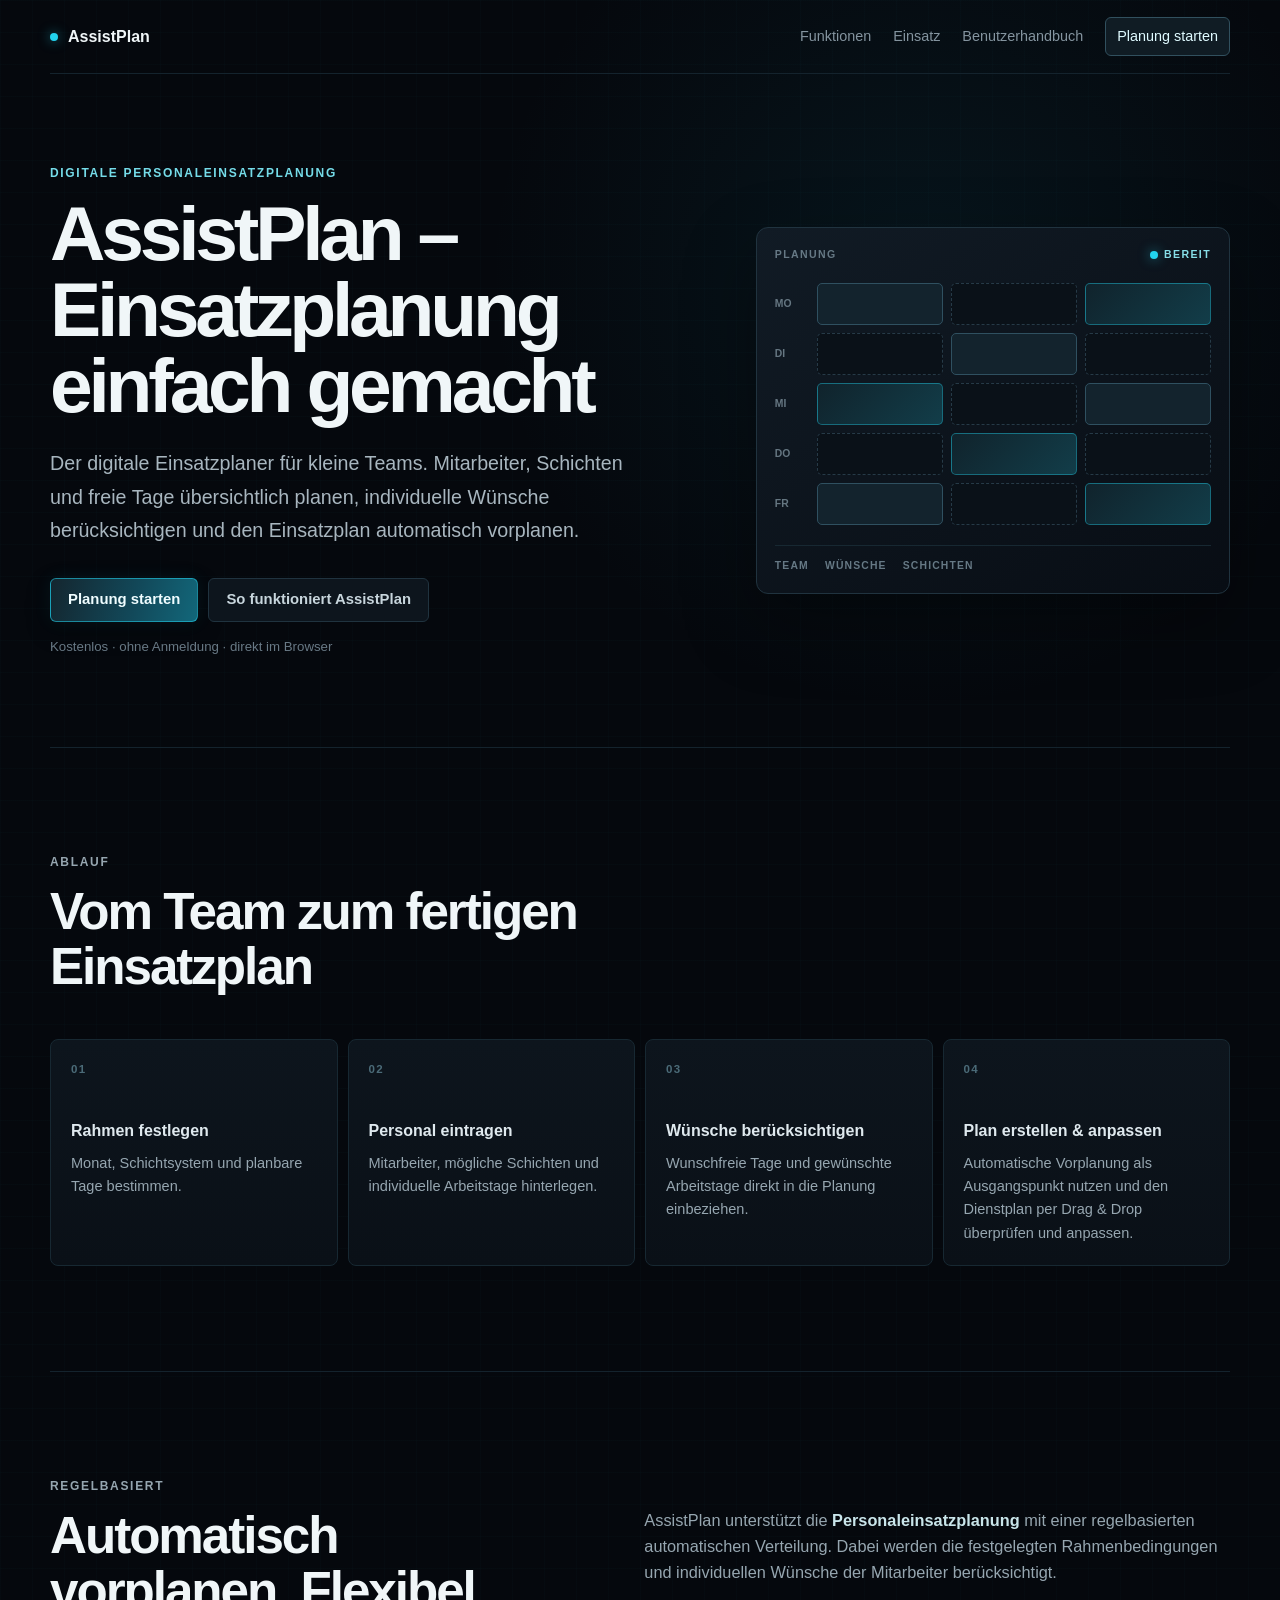
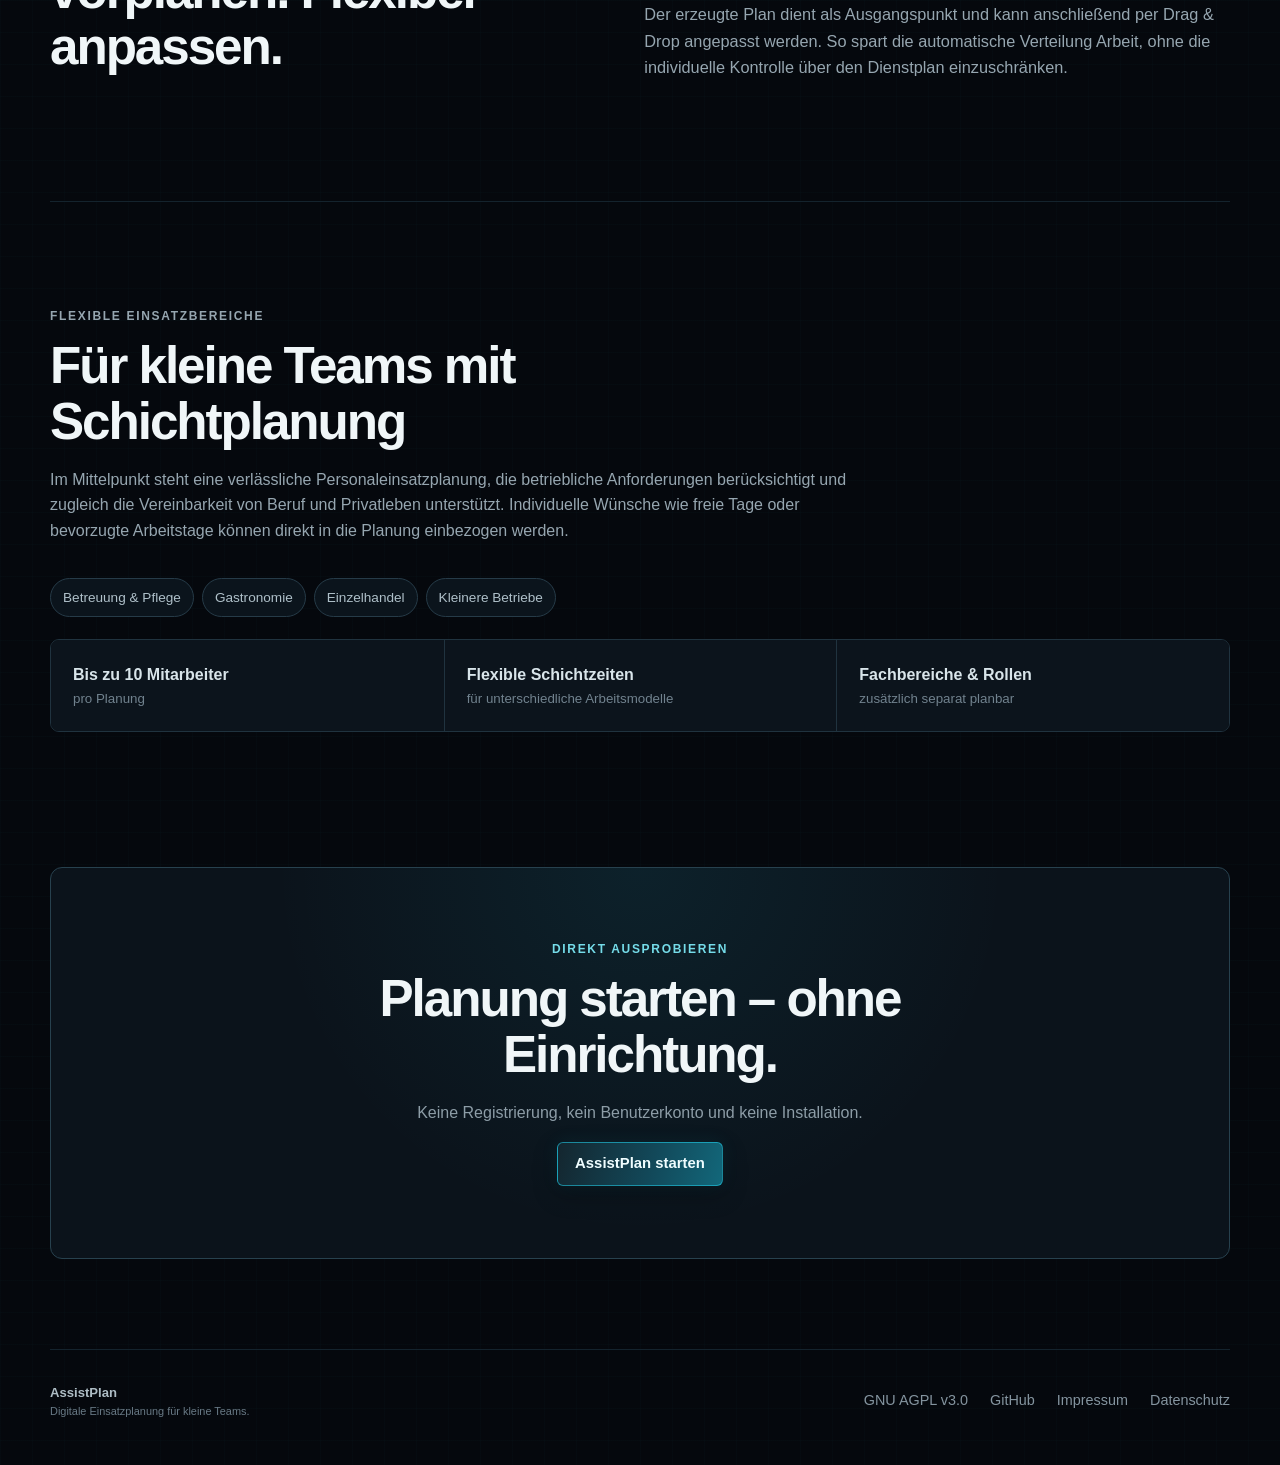
<file: index.html>
<!doctype html>
<html lang="de">
<head>
<meta charset="utf-8">
<meta name="viewport" content="width=device-width,initial-scale=1">
<title>AssistPlan – Einsatzplanung für kleine Teams</title>
<meta name="description" content="AssistPlan ist ein digitaler Einsatzplaner für kleine Teams. Mitarbeiter, Schichten und freie Tage planen, Wünsche berücksichtigen und den Einsatzplan automatisch vorplanen.">
<meta name="robots" content="index,follow">
<link rel="canonical" href="https://assistplan.de/">
<meta property="og:type" content="website">
<meta property="og:locale" content="de_DE">
<meta property="og:title" content="AssistPlan – Einsatzplanung für kleine Teams">
<meta property="og:description" content="Mitarbeiter, Schichten und freie Tage übersichtlich planen, individuelle Wünsche berücksichtigen und den Einsatzplan automatisch vorplanen.">
<meta property="og:url" content="https://assistplan.de/">
<link rel="stylesheet" href="landing.css">
<script type="application/ld+json">
{"@context":"https://schema.org","@type":"SoftwareApplication","name":"AssistPlan","url":"https://assistplan.de/","applicationCategory":"BusinessApplication","operatingSystem":"Web Browser","description":"Digitaler Einsatzplaner für kleine Teams mit regelbasierter automatischer Vorplanung und manueller Anpassung per Drag & Drop.","isAccessibleForFree":true}
</script>
</head>
<body>
<header class="header">
  <a class="brand" href="/"><i></i>AssistPlan</a>
  <nav><a href="#funktionen">Funktionen</a><a href="#einsatz">Einsatz</a><a href="/planung/benutzerhandbuch/">Benutzerhandbuch</a><a class="navcta" href="/planung/">Planung starten</a></nav>
</header>

<main>
<section class="hero">
  <div>
    <p class="eyebrow">Digitale Personaleinsatzplanung</p>
    <h1>AssistPlan – Einsatzplanung einfach gemacht</h1>
    <p class="lead">Der digitale Einsatzplaner für kleine Teams. Mitarbeiter, Schichten und freie Tage übersichtlich planen, individuelle Wünsche berücksichtigen und den Einsatzplan automatisch vorplanen.</p>
    <div class="actions"><a class="btn primary" href="/planung/">Planung starten</a><a class="btn secondary" href="#funktionen">So funktioniert AssistPlan</a></div>
    <p class="note">Kostenlos · ohne Anmeldung · direkt im Browser</p>
  </div>
  <div class="preview" aria-label="Abstrakte Vorschau einer Einsatzplanung">
    <div class="preview-head"><span>PLANUNG</span><span class="ready"><i></i>BEREIT</span></div>
    <div class="grid" aria-hidden="true">
      <b>MO</b><span class="on"></span><span></span><span class="cyan"></span>
      <b>DI</b><span></span><span class="on"></span><span></span>
      <b>MI</b><span class="cyan"></span><span></span><span class="on"></span>
      <b>DO</b><span></span><span class="cyan"></span><span></span>
      <b>FR</b><span class="on"></span><span></span><span class="cyan"></span>
    </div>
    <div class="preview-foot">TEAM &nbsp;&nbsp; WÜNSCHE &nbsp;&nbsp; SCHICHTEN</div>
  </div>
</section>

<section class="section" id="funktionen">
  <p class="eyebrow">Ablauf</p><h2>Vom Team zum fertigen Einsatzplan</h2>
  <div class="steps">
    <article><em>01</em><h3>Rahmen festlegen</h3><p>Monat, Schichtsystem und planbare Tage bestimmen.</p></article>
    <article><em>02</em><h3>Personal eintragen</h3><p>Mitarbeiter, mögliche Schichten und individuelle Arbeitstage hinterlegen.</p></article>
    <article><em>03</em><h3>Wünsche berücksichtigen</h3><p>Wunschfreie Tage und gewünschte Arbeitstage direkt in die Planung einbeziehen.</p></article>
    <article><em>04</em><h3>Plan erstellen &amp; anpassen</h3><p>Automatische Vorplanung als Ausgangspunkt nutzen und den Dienstplan per Drag &amp; Drop überprüfen und anpassen.</p></article>
  </div>
</section>

<section class="section split">
  <div><p class="eyebrow">Regelbasiert</p><h2>Automatisch vorplanen. Flexibel anpassen.</h2></div>
  <div class="copy"><p>AssistPlan unterstützt die <strong>Personaleinsatzplanung</strong> mit einer regelbasierten automatischen Verteilung. Dabei werden die festgelegten Rahmenbedingungen und individuellen Wünsche der Mitarbeiter berücksichtigt.</p><p>Der erzeugte Plan dient als Ausgangspunkt und kann anschließend per Drag &amp; Drop angepasst werden. So spart die automatische Verteilung Arbeit, ohne die individuelle Kontrolle über den Dienstplan einzuschränken.</p></div>
</section>

<section class="section" id="einsatz">
  <p class="eyebrow">Flexible Einsatzbereiche</p><h2>Für kleine Teams mit Schichtplanung</h2>
  <p class="wide">Im Mittelpunkt steht eine verlässliche Personaleinsatzplanung, die betriebliche Anforderungen berücksichtigt und zugleich die Vereinbarkeit von Beruf und Privatleben unterstützt. Individuelle Wünsche wie freie Tage oder bevorzugte Arbeitstage können direkt in die Planung einbezogen werden.</p>
  <div class="chips"><span>Betreuung &amp; Pflege</span><span>Gastronomie</span><span>Einzelhandel</span><span>Kleinere Betriebe</span></div>
  <div class="facts"><div><strong>Bis zu 10 Mitarbeiter</strong><small>pro Planung</small></div><div><strong>Flexible Schichtzeiten</strong><small>für unterschiedliche Arbeitsmodelle</small></div><div><strong>Fachbereiche & Rollen</strong><small>zusätzlich separat planbar</small></div></div>
</section>

<section class="final">
  <p class="eyebrow">Direkt ausprobieren</p><h2>Planung starten – ohne Einrichtung.</h2>
  <p>Keine Registrierung, kein Benutzerkonto und keine Installation.</p>
  <a class="btn primary" href="/planung/">AssistPlan starten</a>
</section>
</main>

<div id="planning-device-notice" class="planning-device-notice" hidden>
  <section class="planning-device-dialog" role="dialog" aria-modal="true" aria-labelledby="planning-device-title" aria-describedby="planning-device-text">
    <button type="button" id="planning-device-close" class="planning-device-close" aria-label="Nutzungshinweis schließen">×</button>
    <h2 id="planning-device-title">Hinweis zur Nutzung</h2>
    <p id="planning-device-text">AssistPlan unterstützt aktuell Google Chrome und Microsoft Edge auf Desktop-Geräten. Smartphones und Tablets werden derzeit nicht unterstützt.</p>
  </section>
</div>

<footer>
  <div><strong>AssistPlan</strong><small>Digitale Einsatzplanung für kleine Teams.</small></div>
  <nav><a href="https://github.com/dubposse/assistplan/blob/main/LICENSE" target="_blank" rel="noopener noreferrer">GNU AGPL v3.0</a><a href="https://github.com/dubposse/assistplan" target="_blank" rel="noopener noreferrer">GitHub</a><a href="/impressum/">Impressum</a><a href="/datenschutz/">Datenschutz</a></nav>
</footer>
<script>
  const planningLinks = document.querySelectorAll('a[href="/planung/"]');
  const planningDeviceNotice = document.getElementById('planning-device-notice');

  planningLinks.forEach((link) => {
    link.addEventListener('click', (event) => {
      if (window.matchMedia('(max-width: 1100px)').matches) {
        event.preventDefault();
        planningDeviceNotice.hidden = false;
        document.getElementById('planning-device-close').focus();
      }
    });
  });

  const closePlanningDeviceNotice = () => {
    planningDeviceNotice.hidden = true;
  };

  document.getElementById('planning-device-close').addEventListener('click', closePlanningDeviceNotice);
  planningDeviceNotice.addEventListener('click', (event) => {
    if (event.target === planningDeviceNotice) {
      closePlanningDeviceNotice();
    }
  });
  document.addEventListener('keydown', (event) => {
    if (event.key === 'Escape' && !planningDeviceNotice.hidden) {
      closePlanningDeviceNotice();
    }
  });
</script>
</body></html>
</file>
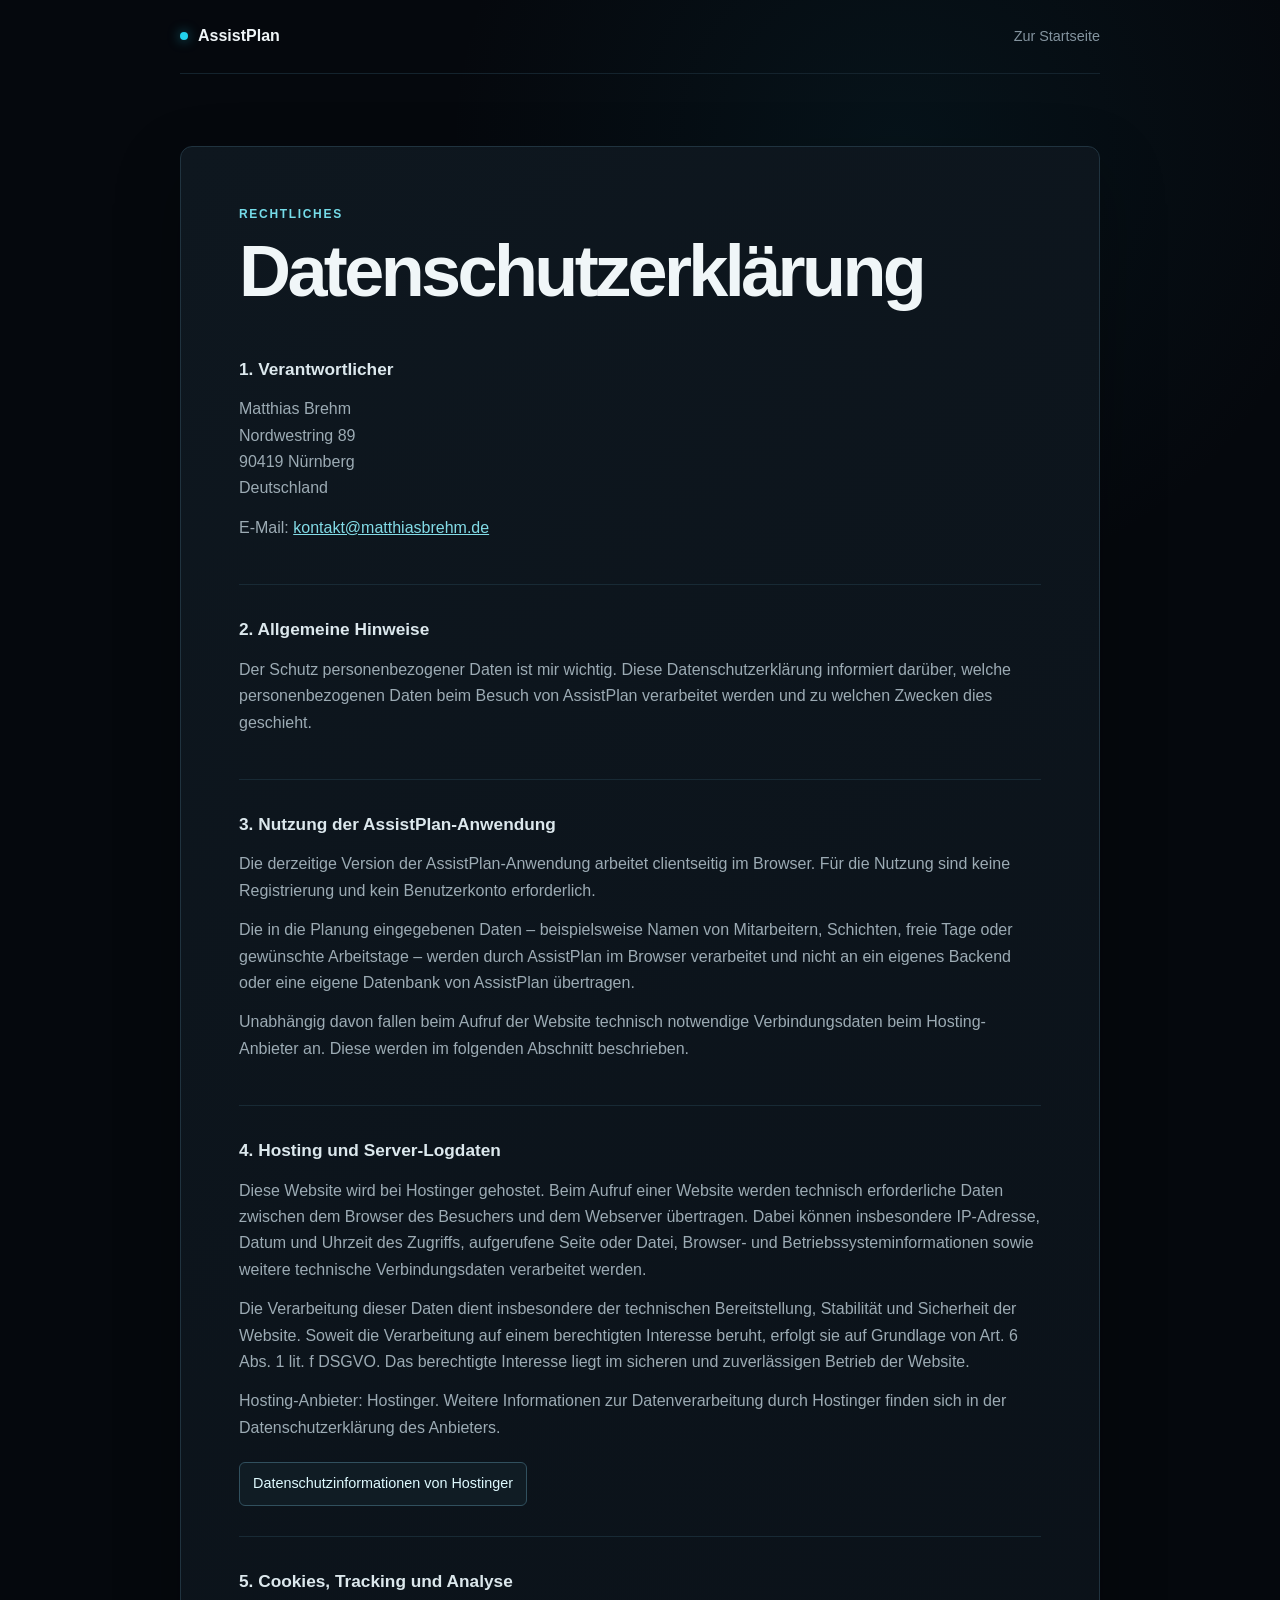
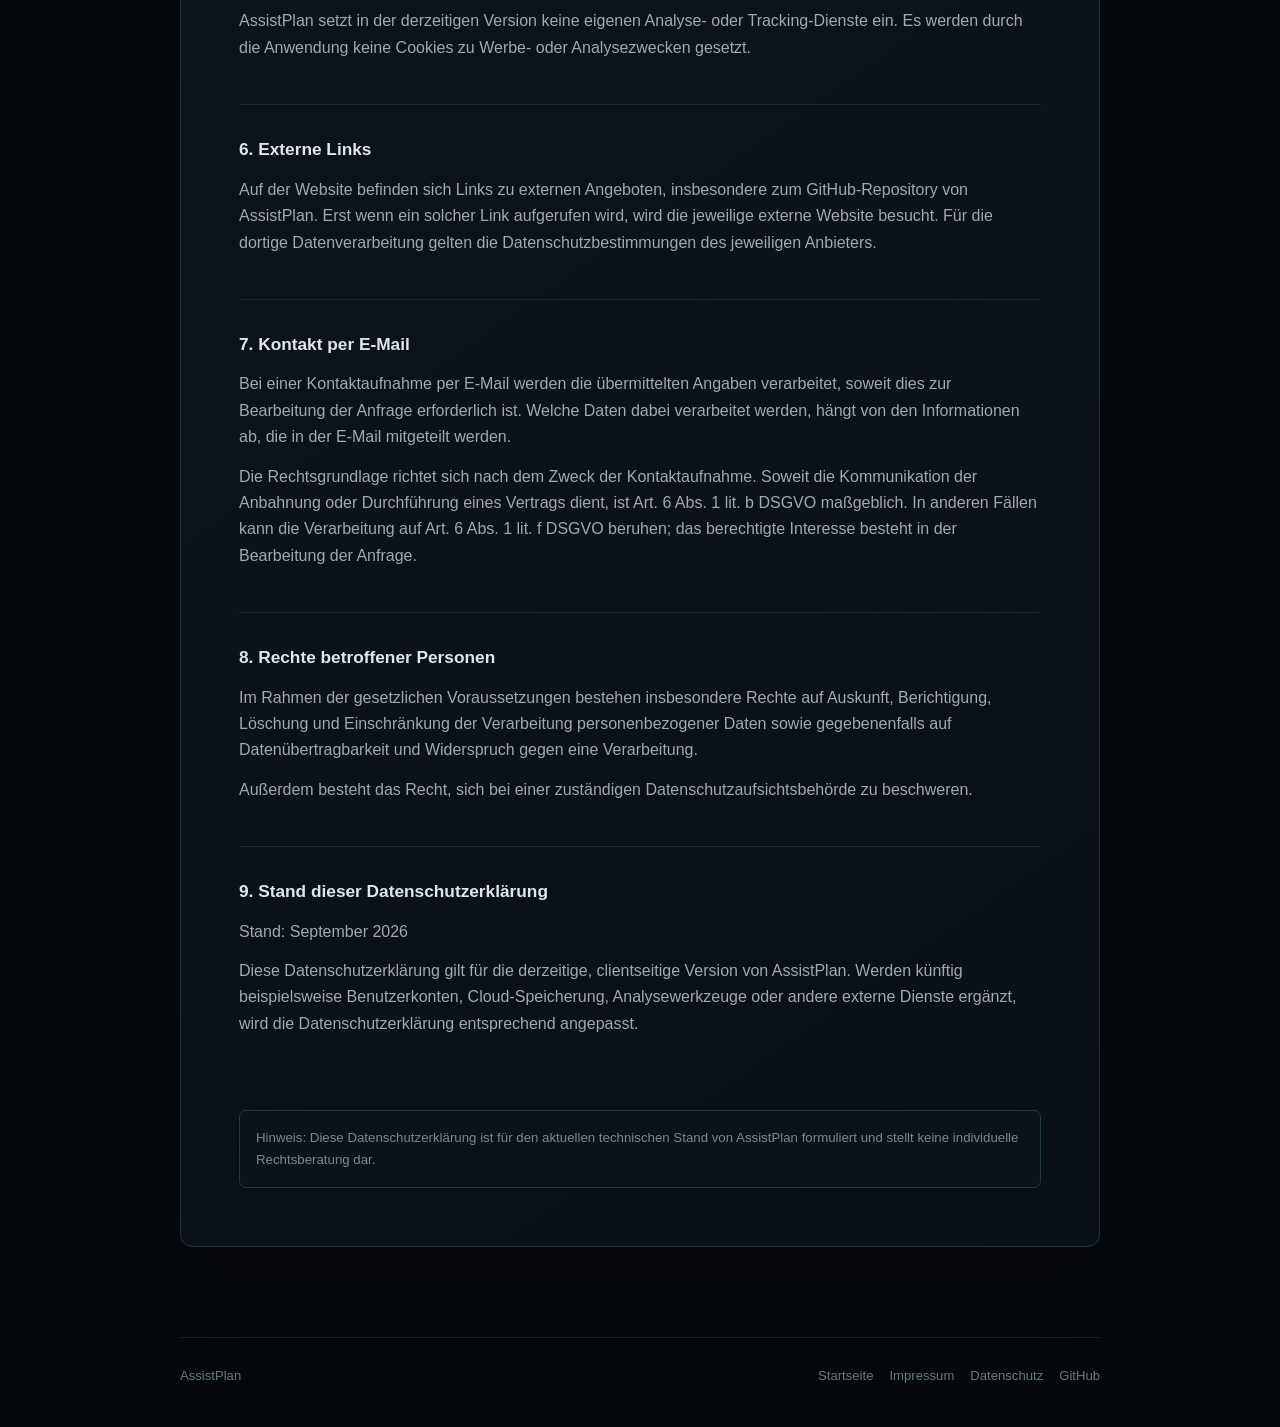
<file: datenschutz/index.html>
<!doctype html>
<html lang="de">
<head>
<meta charset="utf-8">
<meta name="viewport" content="width=device-width,initial-scale=1">
<meta name="robots" content="noindex,follow">
<title>Datenschutz | AssistPlan</title>
<meta name="description" content="Datenschutzerklärung von AssistPlan.">
<link rel="stylesheet" href="datenschutz.css">
</head>
<body>
<header>
  <a class="brand" href="/"><i></i>AssistPlan</a> 
  <a href="/">Zur Startseite</a>
</header>

<main>
<article>
<p class="eyebrow">Rechtliches</p>
<h1>Datenschutzerklärung</h1>

<section>
<h2>1. Verantwortlicher</h2>
<address>
Matthias Brehm<br>
Nordwestring 89<br>
90419 Nürnberg<br>
Deutschland
</address>
<p>E-Mail: <a href="mailto:kontakt@matthiasbrehm.de">kontakt@matthiasbrehm.de</a></p>
</section>

<section>
<h2>2. Allgemeine Hinweise</h2>
<p>Der Schutz personenbezogener Daten ist mir wichtig. Diese Datenschutzerklärung informiert darüber, welche personenbezogenen Daten beim Besuch von AssistPlan verarbeitet werden und zu welchen Zwecken dies geschieht.</p>
</section>

<section>
<h2>3. Nutzung der AssistPlan-Anwendung</h2>
<p>Die derzeitige Version der AssistPlan-Anwendung arbeitet clientseitig im Browser. Für die Nutzung sind keine Registrierung und kein Benutzerkonto erforderlich.</p>
<p>Die in die Planung eingegebenen Daten – beispielsweise Namen von Mitarbeitern, Schichten, freie Tage oder gewünschte Arbeitstage – werden durch AssistPlan im Browser verarbeitet und nicht an ein eigenes Backend oder eine eigene Datenbank von AssistPlan übertragen.</p>
<p>Unabhängig davon fallen beim Aufruf der Website technisch notwendige Verbindungsdaten beim Hosting-Anbieter an. Diese werden im folgenden Abschnitt beschrieben.</p>
</section>

<section>
<h2>4. Hosting und Server-Logdaten</h2>
<p>Diese Website wird bei Hostinger gehostet. Beim Aufruf einer Website werden technisch erforderliche Daten zwischen dem Browser des Besuchers und dem Webserver übertragen. Dabei können insbesondere IP-Adresse, Datum und Uhrzeit des Zugriffs, aufgerufene Seite oder Datei, Browser- und Betriebssysteminformationen sowie weitere technische Verbindungsdaten verarbeitet werden.</p>
<p>Die Verarbeitung dieser Daten dient insbesondere der technischen Bereitstellung, Stabilität und Sicherheit der Website. Soweit die Verarbeitung auf einem berechtigten Interesse beruht, erfolgt sie auf Grundlage von Art. 6 Abs. 1 lit. f DSGVO. Das berechtigte Interesse liegt im sicheren und zuverlässigen Betrieb der Website.</p>
<p>Hosting-Anbieter: Hostinger. Weitere Informationen zur Datenverarbeitung durch Hostinger finden sich in der Datenschutzerklärung des Anbieters.</p>
<a class="external" href="https://www.hostinger.com/de/legal/datenschutz-bestimmungen" target="_blank" rel="noopener noreferrer">Datenschutzinformationen von Hostinger</a>
</section>

<section>
<h2>5. Cookies, Tracking und Analyse</h2>
<p>AssistPlan setzt in der derzeitigen Version keine eigenen Analyse- oder Tracking-Dienste ein. Es werden durch die Anwendung keine Cookies zu Werbe- oder Analysezwecken gesetzt.</p>
</section>

<section>
<h2>6. Externe Links</h2>
<p>Auf der Website befinden sich Links zu externen Angeboten, insbesondere zum GitHub-Repository von AssistPlan. Erst wenn ein solcher Link aufgerufen wird, wird die jeweilige externe Website besucht. Für die dortige Datenverarbeitung gelten die Datenschutzbestimmungen des jeweiligen Anbieters.</p>
</section>

<section>
<h2>7. Kontakt per E-Mail</h2>
<p>Bei einer Kontaktaufnahme per E-Mail werden die übermittelten Angaben verarbeitet, soweit dies zur Bearbeitung der Anfrage erforderlich ist. Welche Daten dabei verarbeitet werden, hängt von den Informationen ab, die in der E-Mail mitgeteilt werden.</p>
<p>Die Rechtsgrundlage richtet sich nach dem Zweck der Kontaktaufnahme. Soweit die Kommunikation der Anbahnung oder Durchführung eines Vertrags dient, ist Art. 6 Abs. 1 lit. b DSGVO maßgeblich. In anderen Fällen kann die Verarbeitung auf Art. 6 Abs. 1 lit. f DSGVO beruhen; das berechtigte Interesse besteht in der Bearbeitung der Anfrage.</p>
</section>

<section>
<h2>8. Rechte betroffener Personen</h2>
<p>Im Rahmen der gesetzlichen Voraussetzungen bestehen insbesondere Rechte auf Auskunft, Berichtigung, Löschung und Einschränkung der Verarbeitung personenbezogener Daten sowie gegebenenfalls auf Datenübertragbarkeit und Widerspruch gegen eine Verarbeitung.</p>
<p>Außerdem besteht das Recht, sich bei einer zuständigen Datenschutzaufsichtsbehörde zu beschweren.</p>
</section>

<section>
<h2>9. Stand dieser Datenschutzerklärung</h2>
<p>Stand: September 2026</p>
<p>Diese Datenschutzerklärung gilt für die derzeitige, clientseitige Version von AssistPlan. Werden künftig beispielsweise Benutzerkonten, Cloud-Speicherung, Analysewerkzeuge oder andere externe Dienste ergänzt, wird die Datenschutzerklärung entsprechend angepasst.</p>
</section>

<p class="notice">Hinweis: Diese Datenschutzerklärung ist für den aktuellen technischen Stand von AssistPlan formuliert und stellt keine individuelle Rechtsberatung dar.</p>
</article>
</main>

<footer><span>AssistPlan</span><nav><a href="/">Startseite</a><a href="/impressum/">Impressum</a><a href="/datenschutz/">Datenschutz</a><a href="https://github.com/dubposse/assistplan" target="_blank" rel="noopener noreferrer">GitHub</a></nav></footer>
</body>
</html>
</file>
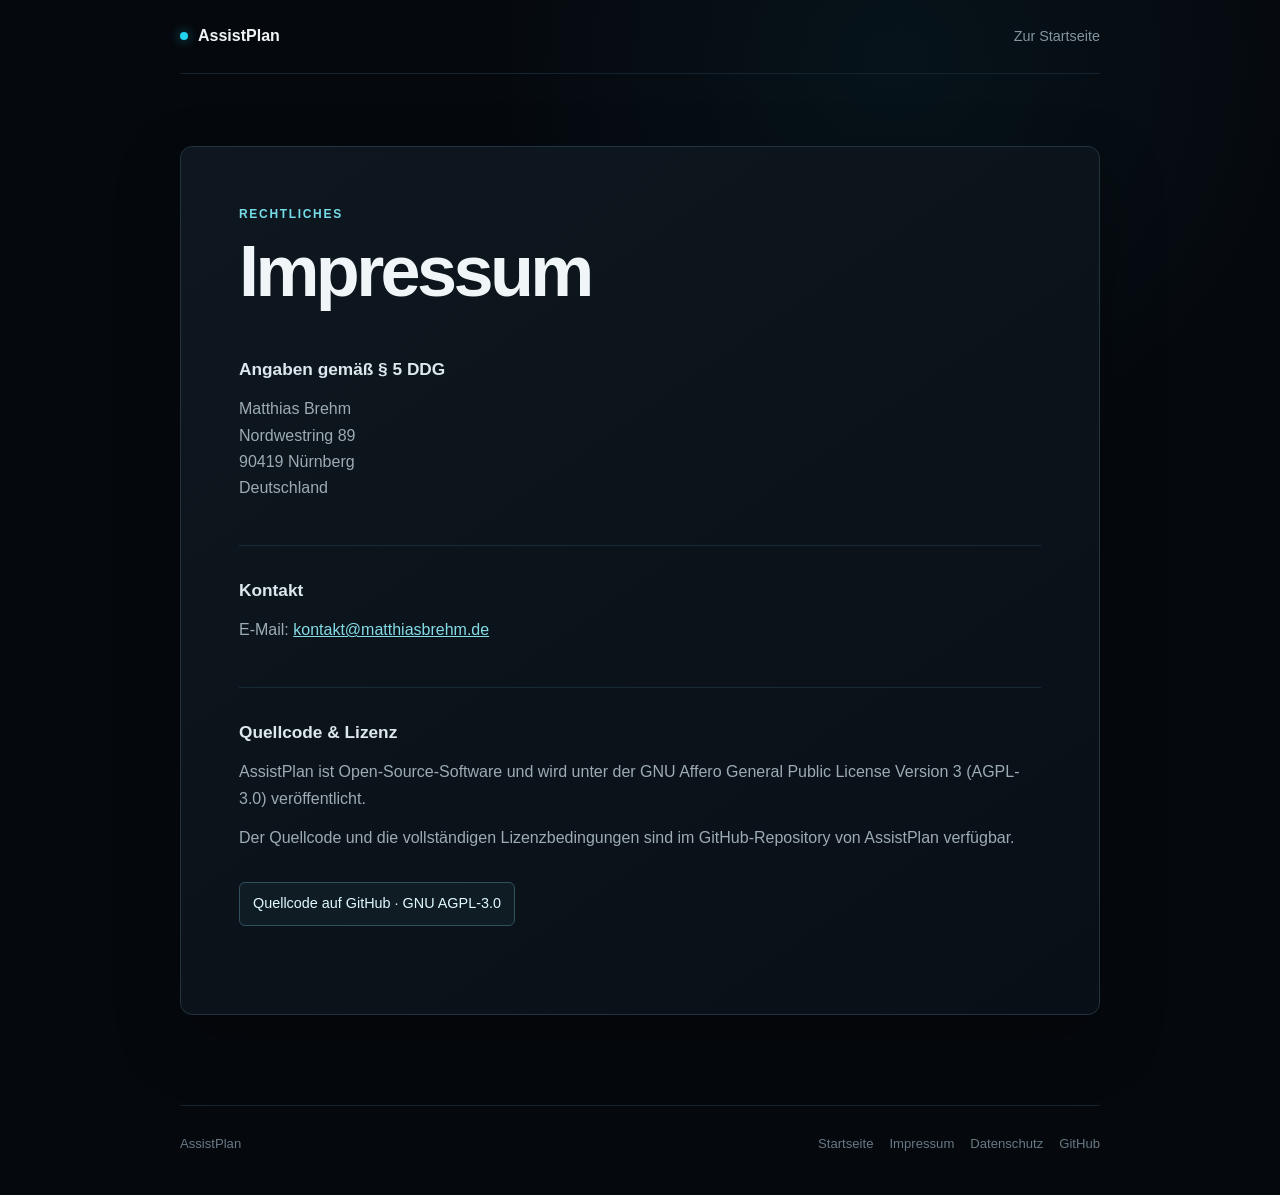
<file: impressum/index.html>
<!doctype html><html lang="de"><head><meta charset="utf-8"><meta name="viewport" content="width=device-width,initial-scale=1"><meta name="robots" content="noindex,follow"><title>Impressum | AssistPlan</title><link rel="stylesheet" href="impressum.css"></head><body><header><a class="brand" href="/"><i></i>AssistPlan</a><a href="/">Zur Startseite</a></header><main><article><p class="eyebrow">Rechtliches</p><h1>Impressum</h1><section><h2>Angaben gemäß § 5 DDG</h2><address>Matthias Brehm<br>Nordwestring 89<br>90419 Nürnberg<br>Deutschland</address></section><section><h2>Kontakt</h2><p>E-Mail: <a href="mailto:kontakt@matthiasbrehm.de">kontakt@matthiasbrehm.de</a></p></section><section><h2>Quellcode &amp; Lizenz</h2><p>AssistPlan ist Open-Source-Software und wird unter der GNU Affero General Public License Version 3 (AGPL-3.0) veröffentlicht.</p><p>Der Quellcode und die vollständigen Lizenzbedingungen sind im GitHub-Repository von AssistPlan verfügbar.</p><a class="repo" href="https://github.com/dubposse/assistplan/blob/main/LICENSE" target="_blank" rel="noopener noreferrer">Quellcode auf GitHub · GNU AGPL-3.0</a></section></article></main><footer><span>AssistPlan</span><nav><a href="/">Startseite</a><a href="/impressum/">Impressum</a><a href="/datenschutz/">Datenschutz</a><a href="https://github.com/dubposse/assistplan" target="_blank" rel="noopener noreferrer">GitHub</a></nav></footer></body></html>
</file>
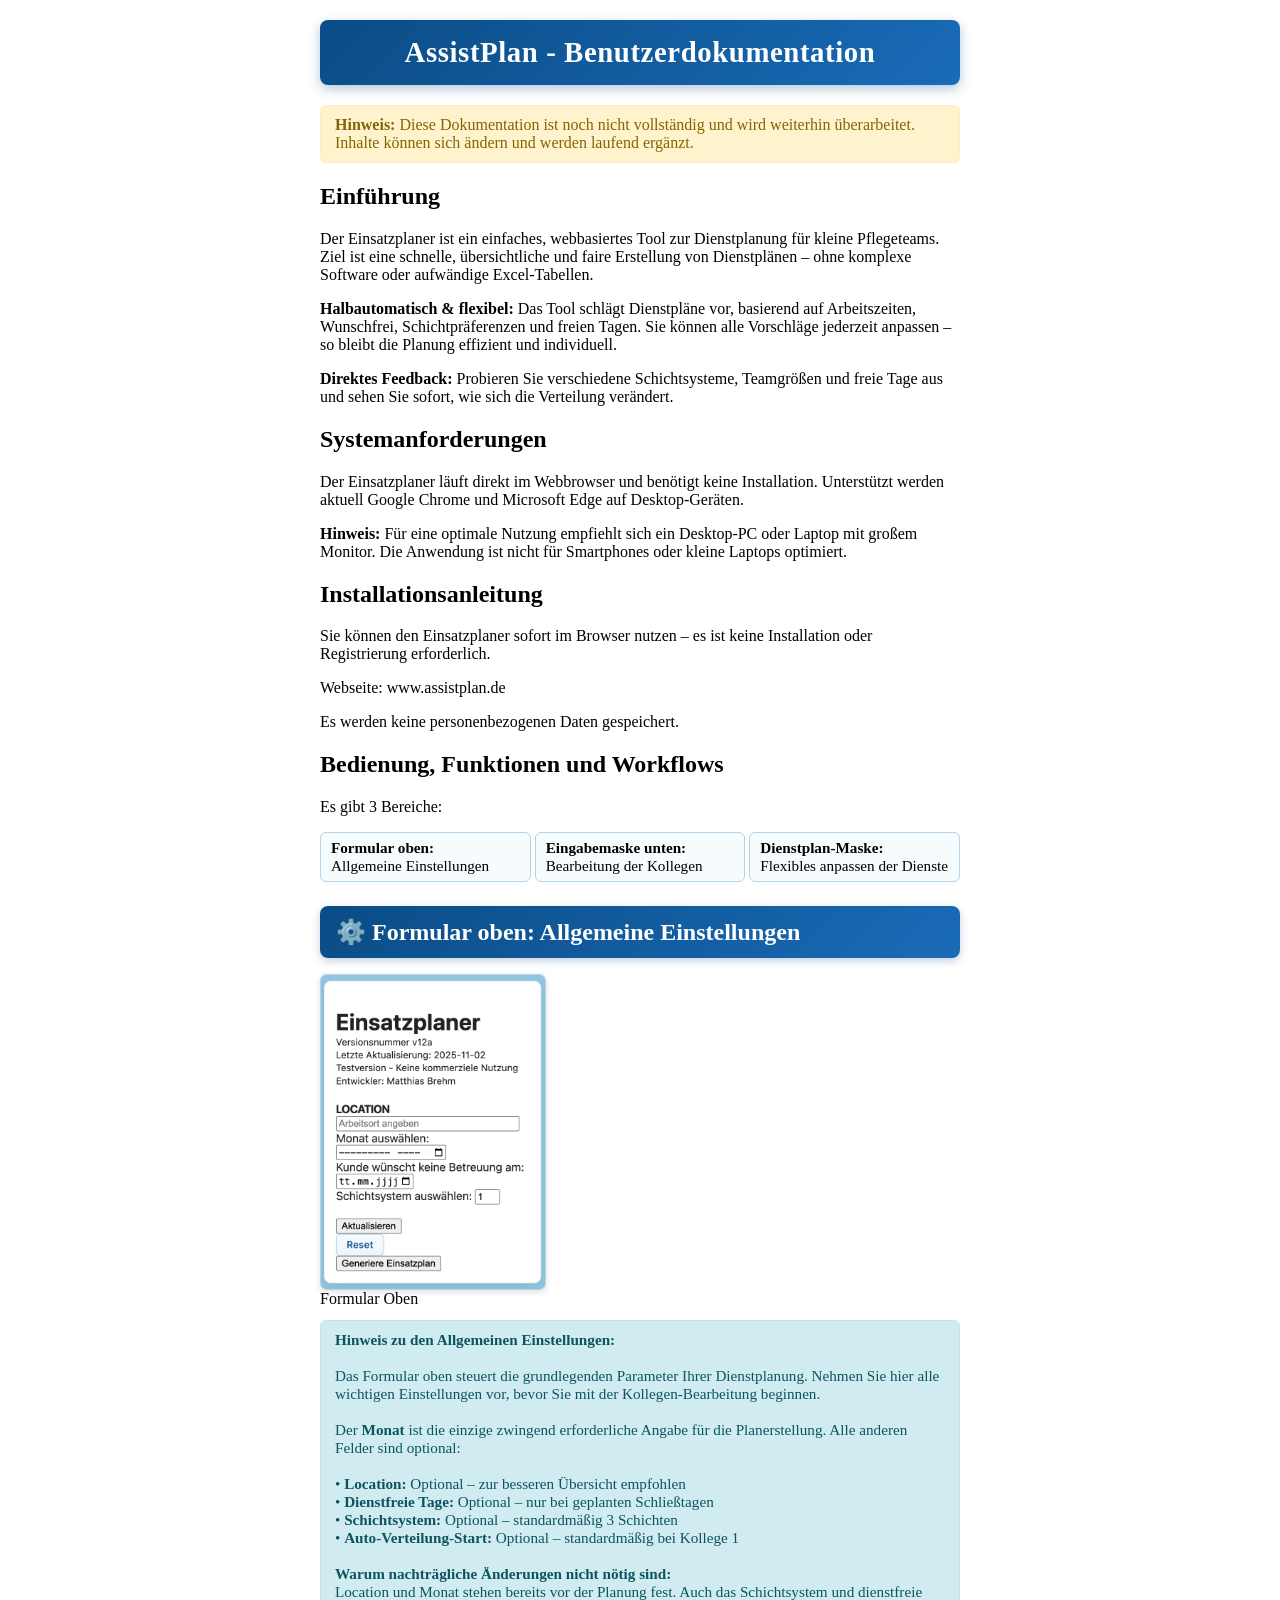
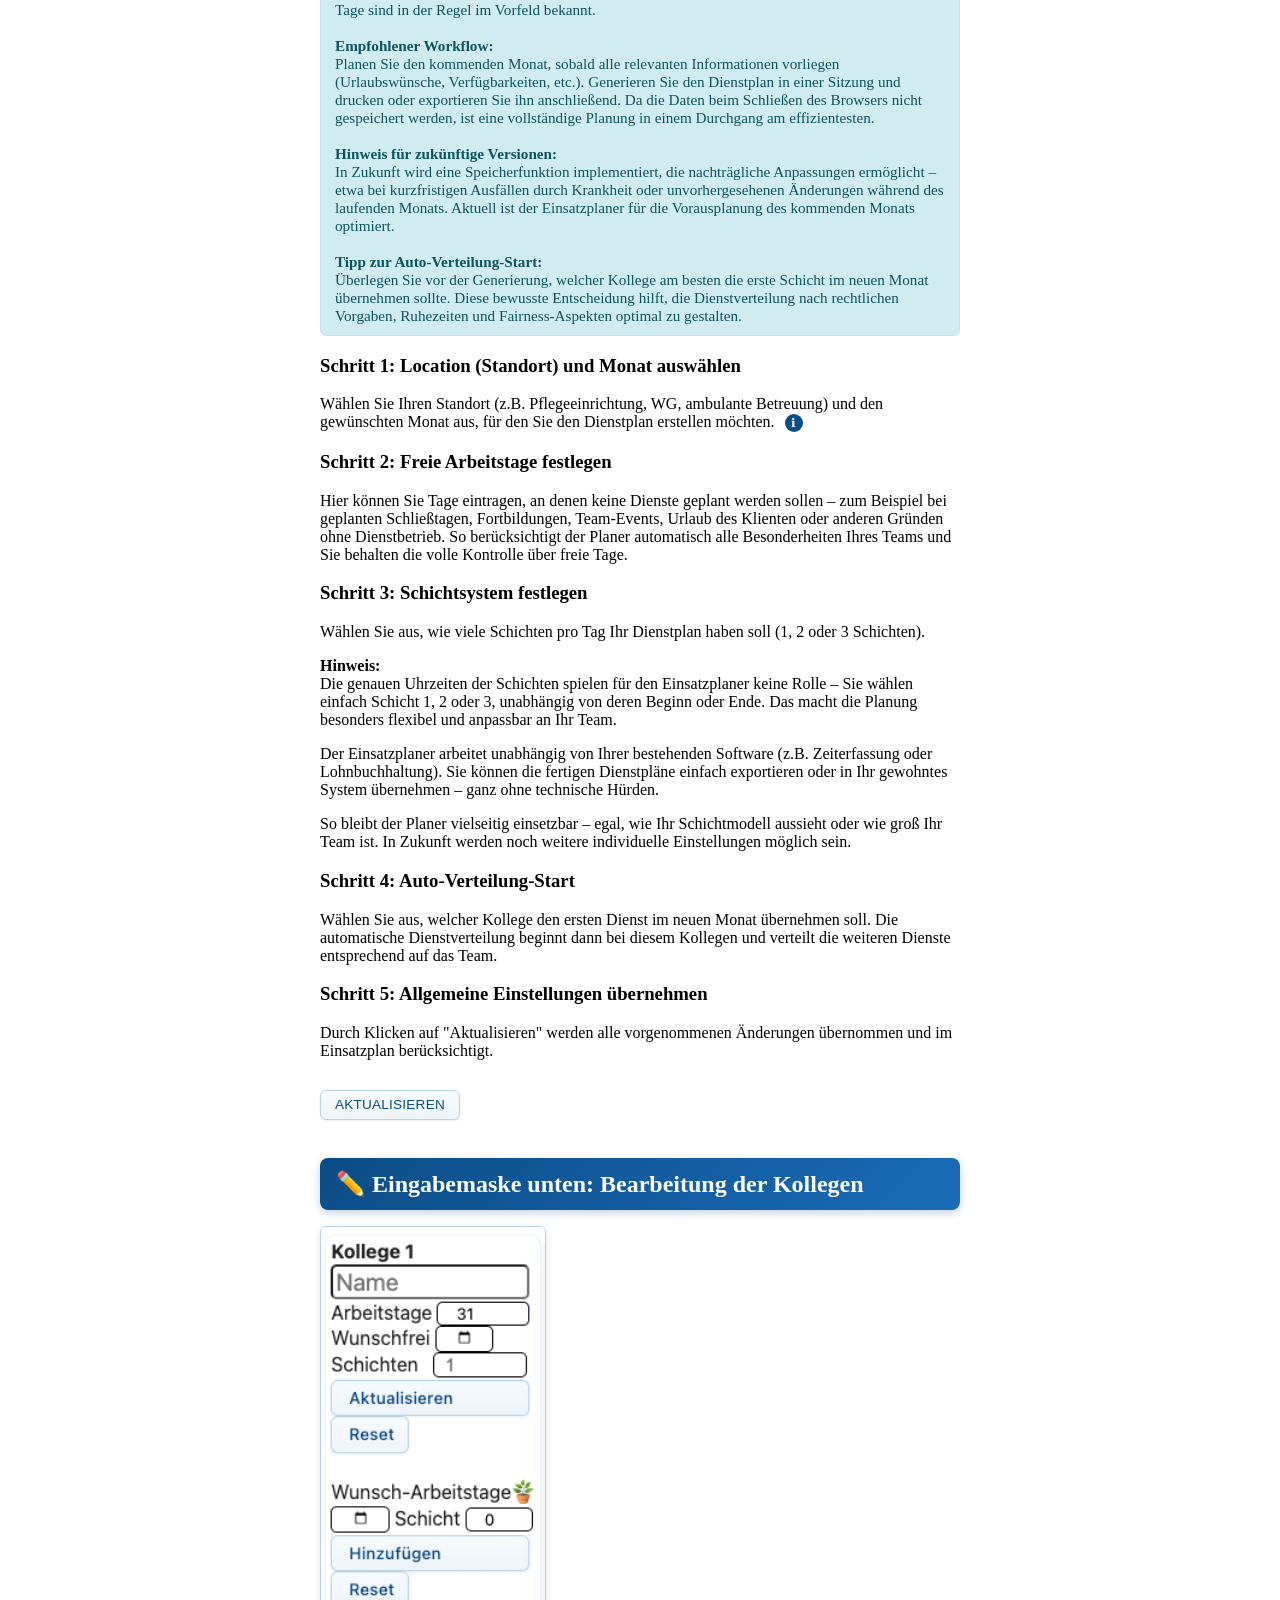
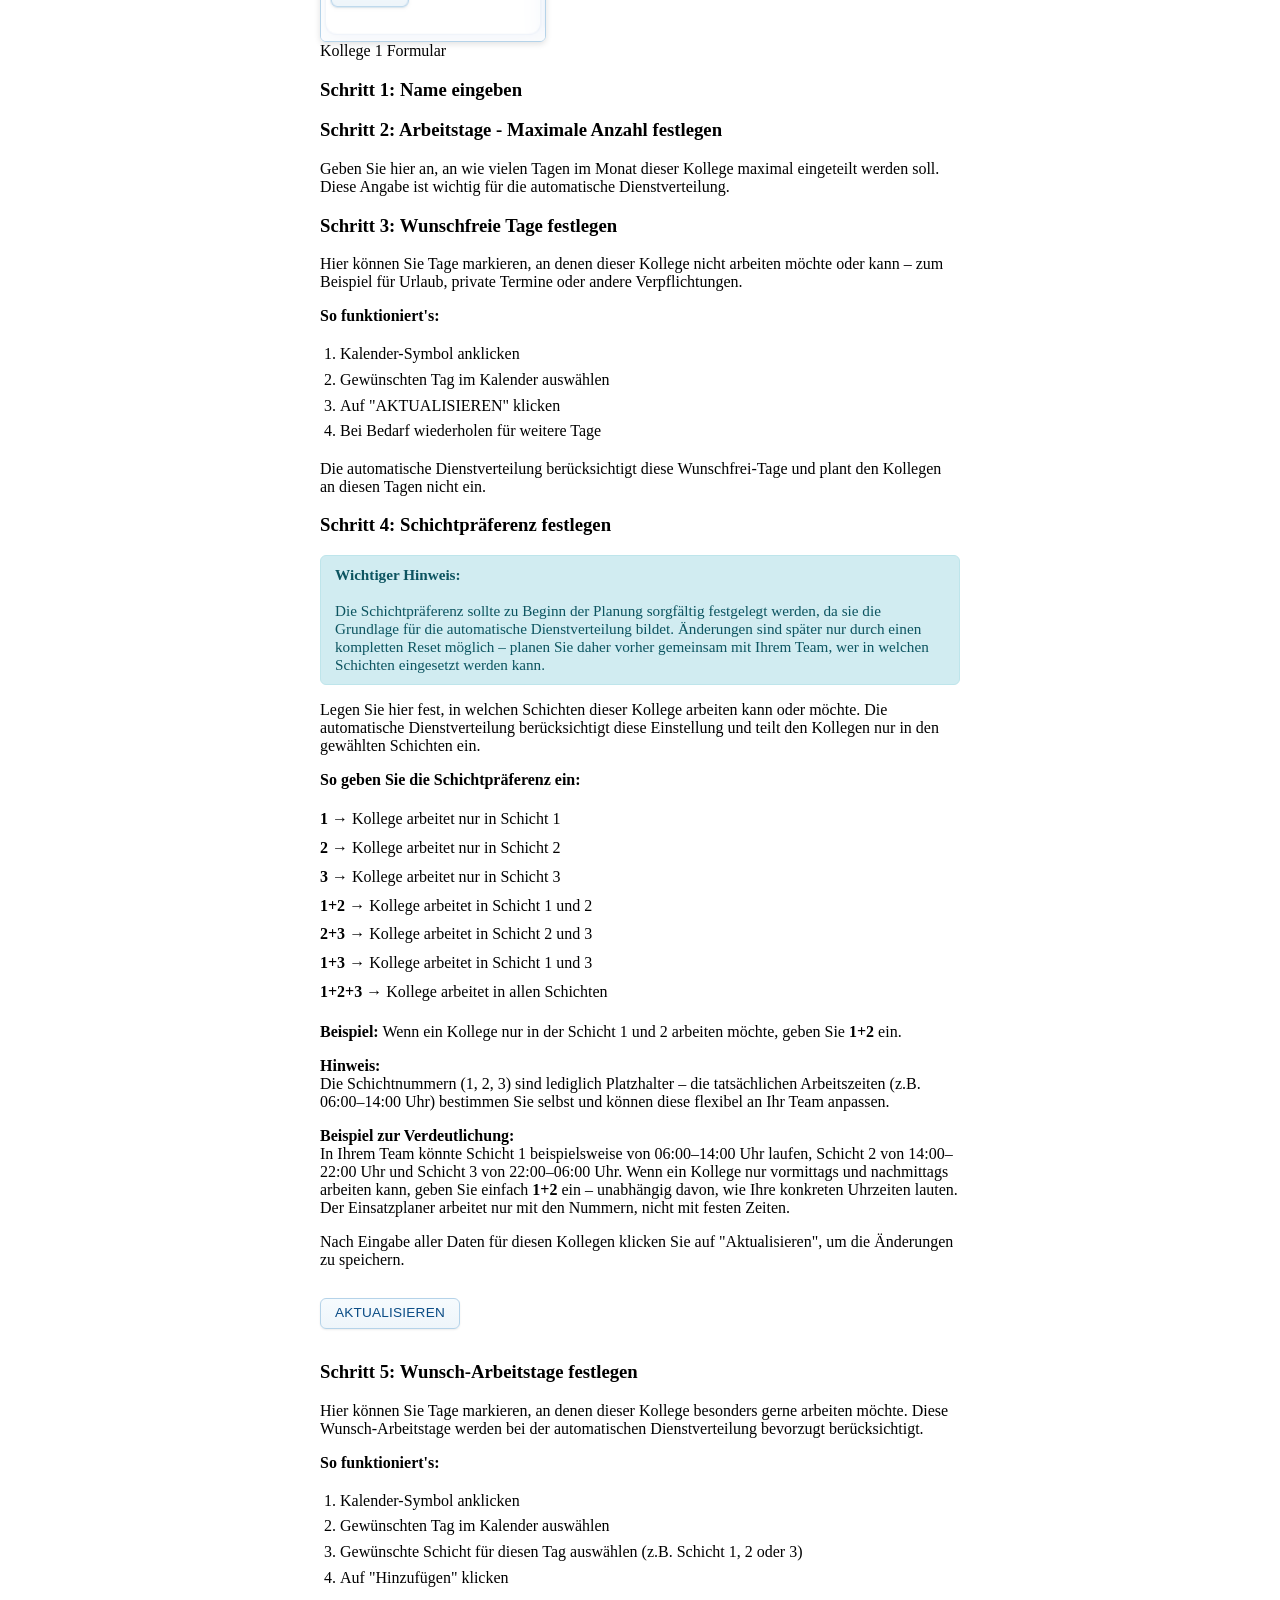
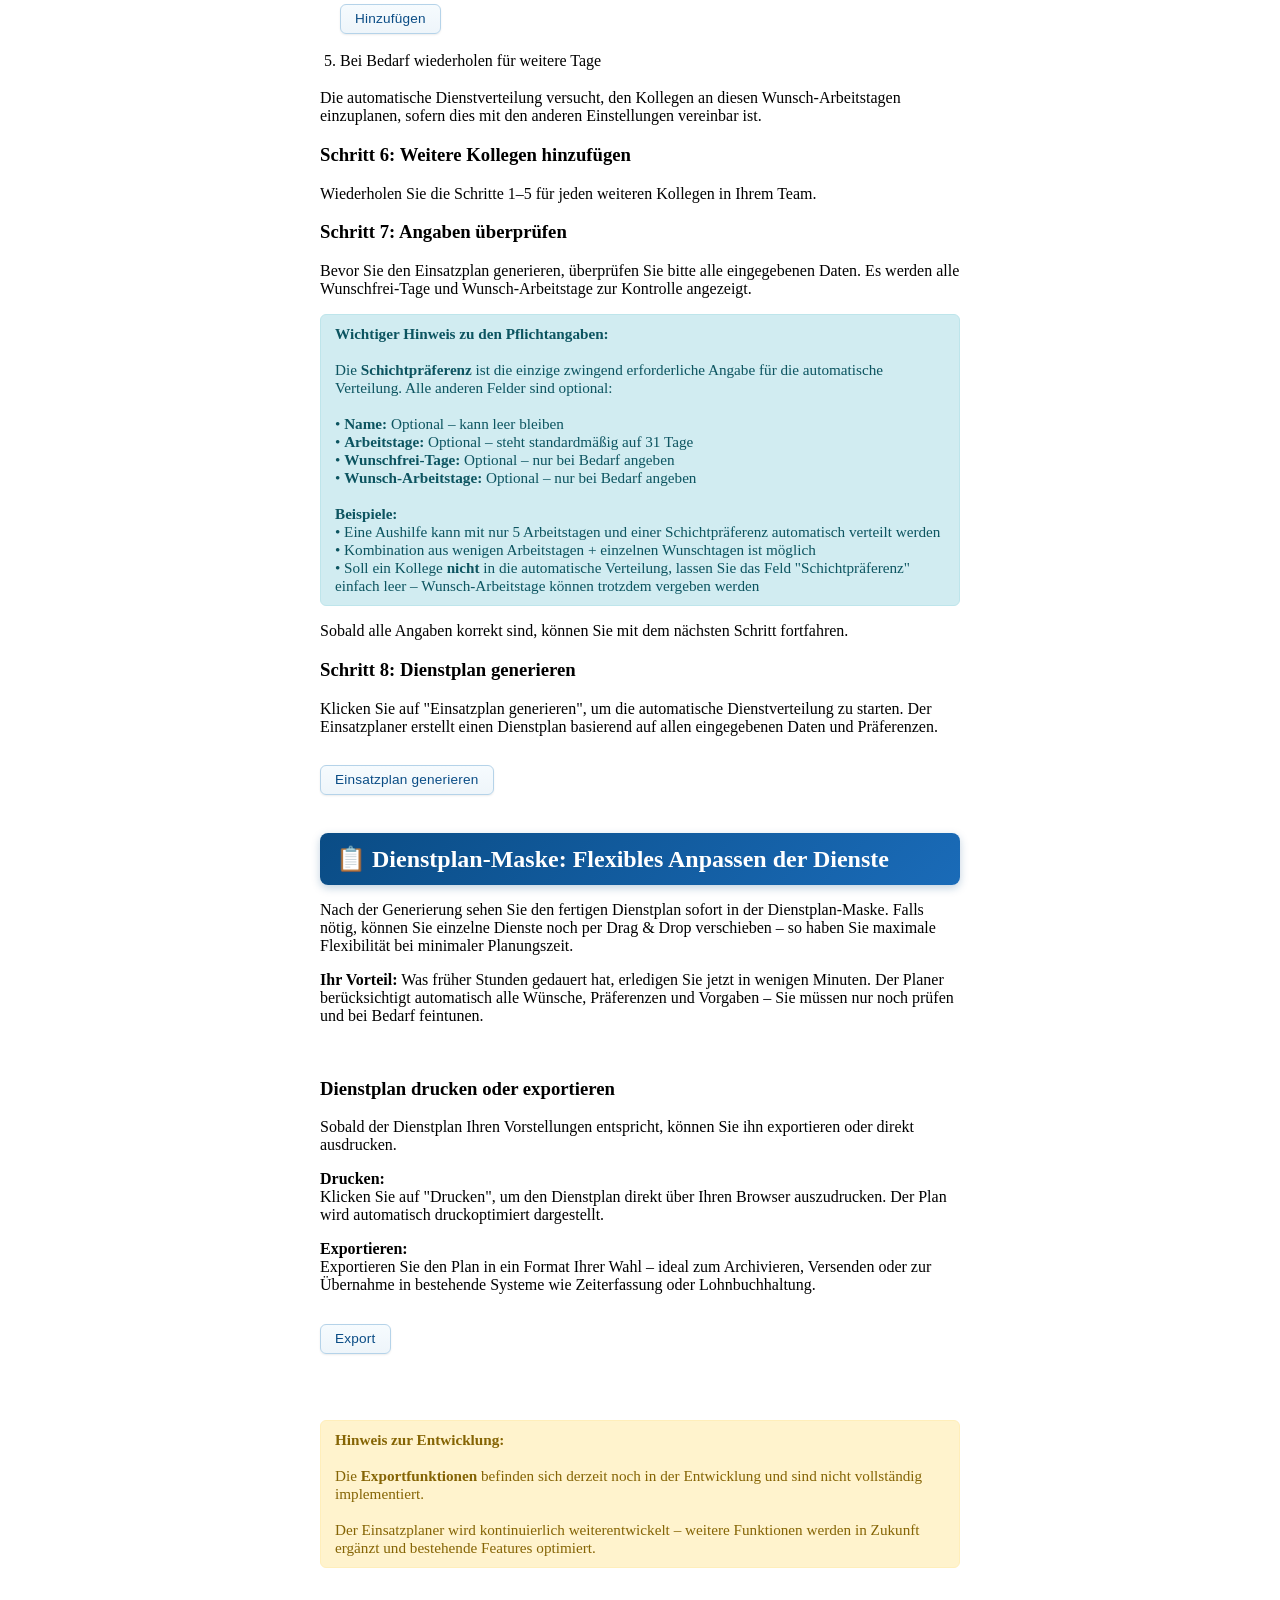
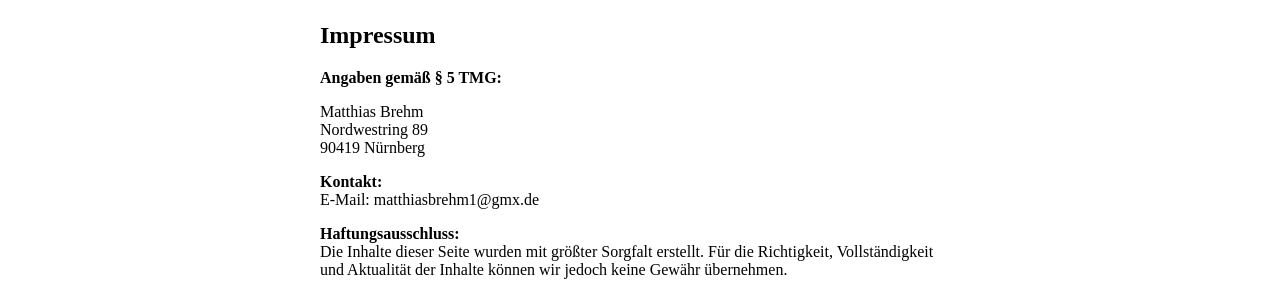
<file: planung/benutzerhandbuch/index.html>
<!DOCTYPE html>
<html lang="en">
<head>
    <meta charset="UTF-8">
    <meta name="viewport" content="width=device-width, initial-scale=1.0">
    <title>Einsatzplaner - Benutzerdokumentation</title>
</head>
<body>
    <h1 style="background: linear-gradient(135deg, #0a4c85 0%, #1a6bb8 100%); color: #fff; padding: 16px 20px; border-radius: 8px; box-shadow: 0 4px 12px rgba(10,76,133,.3); margin: 20px 0; text-align: center; font-size: 1.8rem; letter-spacing: 0.02em;">AssistPlan - Benutzerdokumentation</h1>
    <div style="background:#fff3cd; color:#856404; border:1px solid #ffeeba; border-radius:6px; padding:10px 14px; margin-bottom:16px; font-size:1rem;">
        <strong>Hinweis:</strong> Diese Dokumentation ist noch nicht vollständig und wird weiterhin überarbeitet. Inhalte können sich ändern und werden laufend ergänzt.
    </div>
    <h2>Einführung</h2>
    <p>Der Einsatzplaner ist ein einfaches, webbasiertes Tool zur Dienstplanung für kleine Pflegeteams. Ziel ist eine schnelle, übersichtliche und faire Erstellung von Dienstplänen – ohne komplexe Software oder aufwändige Excel-Tabellen.</p>

    <p><strong>Halbautomatisch & flexibel:</strong> Das Tool schlägt Dienstpläne vor, basierend auf Arbeitszeiten, Wunschfrei, Schichtpräferenzen und freien Tagen. Sie können alle Vorschläge jederzeit anpassen – so bleibt die Planung effizient und individuell.</p>
    <p><strong>Direktes Feedback:</strong> Probieren Sie verschiedene Schichtsysteme, Teamgrößen und freie Tage aus und sehen Sie sofort, wie sich die Verteilung verändert.</p>

    <h2>Systemanforderungen</h2>
    <p>Der Einsatzplaner läuft direkt im Webbrowser und benötigt keine Installation. Unterstützt werden aktuell Google Chrome und Microsoft Edge auf Desktop-Geräten.</p>
    <p><strong>Hinweis:</strong> Für eine optimale Nutzung empfiehlt sich ein Desktop-PC oder Laptop mit großem Monitor. Die Anwendung ist nicht für Smartphones oder kleine Laptops optimiert.</p>

    <h2>Installationsanleitung</h2>
    <p>Sie können den Einsatzplaner sofort im Browser nutzen – es ist keine Installation oder Registrierung erforderlich.</p> Webseite: www.assistplan.de

    <p>Es werden keine personenbezogenen Daten gespeichert.</p>

<h2>Bedienung, Funktionen und Workflows</h2>
<p>Es gibt 3 Bereiche:</p> 
<ul class="bereiche">
    <li><a href="#formular-oben"><strong>Formular oben:</strong><br> Allgemeine Einstellungen</a></li>
    <li><a href="#eingabemaske-unten"><strong>Eingabemaske unten:</strong><br> Bearbeitung der Kollegen</a></li>
    <li><a href="#dienstplan-maske"><strong>Dienstplan-Maske:</strong><br> Flexibles anpassen der Dienste</a></li>
</ul>
<style>
body {
    width: 50vw;
    min-width: 400px;
    max-width: 800px;
    margin: auto;
}

.bereiche {
    list-style: none;
    margin: 0 0 12px;
    padding: 0;
    display: flex;
    flex-direction: column;
    gap:4px;
    font-size:0.95rem;
}
.bereiche li {
    background:#f6fbfe;
    border:1px solid #b5d3e9;
    border-radius:6px;
    padding:6px 10px;
}
.bereiche a {
    color: inherit;
    text-decoration: none;
    display: block;
}
@media (min-width:600px){
    .bereiche {flex-direction:row;}
    .bereiche li {flex:1;}
}
body {
    width: 50vw;
    min-width: 400px;
    max-width: 800px;
    margin: auto;
}

.bereiche {
    list-style: none;
    margin: 0 0 12px;
    padding: 0;
    display: flex;
    flex-direction: column;
    gap:4px;
    font-size:0.95rem;
}
.bereiche li {
    background:#f6fbfe;
    border:1px solid #b5d3e9;
    border-radius:6px;
    padding:6px 10px;
}
@media (min-width:600px){
    .bereiche {flex-direction:row;}
    .bereiche li {flex:1;}
}

</style>
<h2 id="formular-oben" style="background: linear-gradient(135deg, #0a4c85 0%, #1a6bb8 100%); color: #fff; padding: 12px 16px; border-radius: 8px; box-shadow: 0 3px 8px rgba(10,76,133,.25); margin: 24px 0 16px;">
    ⚙️ Formular oben: Allgemeine Einstellungen
</h2>

<figure class="form-snapshot">
    <img src="Bilder/EinsatzplanerBildFormular1.png"
             alt="Snapshot des oberen Formulars mit Feldern für Location, Monat, dienstfreie Tage und Schichtsystem"
             loading="lazy">
    <figcaption>Formular Oben</figcaption>
</figure>
<style>
.form-snapshot {max-width:380px; width:100%; margin:12px 0;}
.form-snapshot img {
    display:block;
    width:50%;
    height:auto;
    border:1px solid #b5d3e9;
    border-radius:6px;
    box-shadow:0 2px 6px rgba(0,0,0,.12);
}
@media (min-width:800px){
    .form-snapshot {max-width:520px;}
}
</style>

<div style="background:#d1ecf1; color:#0c5460; border:1px solid #bee5eb; border-radius:6px; padding:10px 14px; margin:12px 0; font-size:0.95rem;">
    <strong>Hinweis zu den Allgemeinen Einstellungen:</strong><br><br>
     Das Formular oben steuert die grundlegenden Parameter Ihrer Dienstplanung. Nehmen Sie hier alle wichtigen Einstellungen vor, bevor Sie mit der Kollegen-Bearbeitung beginnen.<br><br>

    Der <strong>Monat</strong> ist die einzige zwingend erforderliche Angabe für die Planerstellung. Alle anderen Felder sind optional:<br><br>
    
    • <strong>Location:</strong> Optional – zur besseren Übersicht empfohlen<br>
    • <strong>Dienstfreie Tage:</strong> Optional – nur bei geplanten Schließtagen<br>
    • <strong>Schichtsystem:</strong> Optional – standardmäßig 3 Schichten<br>
    • <strong>Auto-Verteilung-Start:</strong> Optional – standardmäßig bei Kollege 1<br><br>
    
    <strong>Warum nachträgliche Änderungen nicht nötig sind:</strong><br>
    Location und Monat stehen bereits vor der Planung fest. Auch das Schichtsystem und dienstfreie Tage sind in der Regel im Vorfeld bekannt.<br><br>
    
    <strong>Empfohlener Workflow:</strong><br>
    <!-- 
        BENUTZERHINWEIS: Effiziente Planung
        
        Dieser Hinweis informiert Benutzer über den empfohlenen Workflow:
        - Planung in einer Sitzung durchführen für maximale Effizienz
        - Alle notwendigen Informationen vorher sammeln
        - Plan nach Fertigstellung sofort exportieren/drucken
        
        HINWEIS ZUR DATENPERSISTENZ:
        Der aktuelle Hinweis kommuniziert transparent, dass Daten beim Schließen verloren gehen.
        
        ALTERNATIVE FORMULIERUNGEN (falls User-Reaktion negativ):
        1. Fokus auf Workflow statt Limitation:
             "Für optimale Ergebnisse empfehlen wir, den Plan in einer Sitzung zu erstellen 
             und anschließend zu exportieren."
        
        2. Technische Erklärung mit Lösung:
             "Die App arbeitet browserbasiert ohne Server-Speicherung (Datenschutz). 
             Bitte exportieren Sie Ihren fertigen Plan."
        
        3. Positiv formuliert:
             "Schnelle Planung ohne Anmeldung - erstellen und direkt exportieren!"
        
        EMPFEHLUNG: Aktuelle Formulierung ist ehrlich und transparent. 
        Bei negativem Feedback: Alternative 2 verwenden (erklärt WARUM + betont Datenschutz-Vorteil)
    -->
    Planen Sie den kommenden Monat, sobald alle relevanten Informationen vorliegen (Urlaubswünsche, Verfügbarkeiten, etc.). Generieren Sie den Dienstplan in einer Sitzung und drucken oder exportieren Sie ihn anschließend. Da die Daten beim Schließen des Browsers nicht gespeichert werden, ist eine vollständige Planung in einem Durchgang am effizientesten.<br><br>
    
    <strong>Hinweis für zukünftige Versionen:</strong><br>
    In Zukunft wird eine Speicherfunktion implementiert, die nachträgliche Anpassungen ermöglicht – etwa bei kurzfristigen Ausfällen durch Krankheit oder unvorhergesehenen Änderungen während des laufenden Monats. Aktuell ist der Einsatzplaner für die Vorausplanung des kommenden Monats optimiert. <br><br>
    
    <strong>Tipp zur Auto-Verteilung-Start:</strong><br>
    Überlegen Sie vor der Generierung, welcher Kollege am besten die erste Schicht im neuen Monat übernehmen sollte. Diese bewusste Entscheidung hilft, die Dienstverteilung nach rechtlichen Vorgaben, Ruhezeiten und Fairness-Aspekten optimal zu gestalten.
</div>

<h3>Schritt 1: Location (Standort) und Monat auswählen</h3>
<p>Wählen Sie Ihren Standort (z.B. Pflegeeinrichtung, WG, ambulante Betreuung) und den gewünschten Monat aus, für den Sie den Dienstplan erstellen möchten.
    <span class="loc-info-trigger" tabindex="0" aria-describedby="loc-info-popup" title="Beispiele anzeigen">ℹ</span>
</p>

<div id="loc-info-popup" class="loc-info-popup" role="tooltip">
    <strong>Beispiele für Location:</strong>
    <ul>
        <li>Ambulante 1:1 Betreuung im 24-Stunden-Versorgungsmodell (3-Schichtsystem)</li>
        <li>Ambulante Betreuung stundenweise (1–3 Schichten)</li>
        <li>Tagespflege mit unterschiedlichem Schichtmodell</li>
        <li>Pflege- und Betreuungseinrichtungen mit diversen Modellen</li>
        <li>Betreutes Wohnen (kleine Hausgemeinschaft)</li>
        <li>Ambulante Intensivpflege-WG (3-Schichtsystem)</li>
        <li>Kleine Demenz-Wohngruppe</li>
        <li>1:1 Kinderkrankenpflege / Intensivbetreuung</li>
        <li>Persönliche Assistenz (Behindertenhilfe, 24h)</li>
        <li>Stundenweise häusliche Betreuung (Seniorenbegleitung)</li>
        <li>Kleine Tagespflege (Teilzeitteam)</li>
        <li>Familienentlastender Dienst (planbare Einsätze)</li>
        <li>Hospiz-Kleinteam / Palliativbegleitung</li>
        <li>Mini-Team Hauskrankenpflege / mobile Pflege</li>
    </ul>
</div>
<style>
    .loc-info-trigger {
        display: inline-flex;
        width: 18px;
        height: 18px;
        font-size: 12px;
        line-height: 16px;
        align-items: center;
        justify-content: center;
        background:#0a4c85;
        color:#fff;
        border-radius:50%;
        cursor:pointer;
        margin-left:6px;
        user-select:none;
    }
    .loc-info-trigger:focus {outline:2px solid #0a4c85;}
    .loc-info-popup {
        position: absolute;
        max-width: 320px;
        background: #fff;
        border: 1px solid #b5d3e9;
        padding: 10px 12px;
        font-size: 0.8rem;
        line-height: 1.2;
        border-radius: 6px;
        box-shadow: 0 4px 14px rgba(0,0,0,.15);
        z-index: 100;
        display: none;
    }
    .loc-info-popup ul {padding-left:18px; margin:4px 0 0;}
    p:hover + .loc-info-popup,
    p:focus-within + .loc-info-popup {
        display: block;
    }
    @media (hover:none){
        p:active + .loc-info-popup {display:block;}
    }
</style>
<h3>Schritt 2: Freie Arbeitstage festlegen</h3>
<p>Hier können Sie Tage eintragen, an denen keine Dienste geplant werden sollen – zum Beispiel bei geplanten Schließtagen, Fortbildungen, Team-Events, Urlaub des Klienten oder anderen Gründen ohne Dienstbetrieb. So berücksichtigt der Planer automatisch alle Besonderheiten Ihres Teams und Sie behalten die volle Kontrolle über freie Tage.</p>
<h3>Schritt 3: Schichtsystem festlegen</h3>
<p>Wählen Sie aus, wie viele Schichten pro Tag Ihr Dienstplan haben soll (1, 2 oder 3 Schichten).</p>
<p><strong>Hinweis:</strong><br>
Die genauen Uhrzeiten der Schichten spielen für den Einsatzplaner keine Rolle – Sie wählen einfach Schicht 1, 2 oder 3, unabhängig von deren Beginn oder Ende. Das macht die Planung besonders flexibel und anpassbar an Ihr Team.</p>
<p>Der Einsatzplaner arbeitet unabhängig von Ihrer bestehenden Software (z.B. Zeiterfassung oder Lohnbuchhaltung). Sie können die fertigen Dienstpläne einfach exportieren oder in Ihr gewohntes System übernehmen – ganz ohne technische Hürden.</p>
<p>So bleibt der Planer vielseitig einsetzbar – egal, wie Ihr Schichtmodell aussieht oder wie groß Ihr Team ist. In Zukunft werden noch weitere individuelle Einstellungen möglich sein.</p>
<h3>Schritt 4: Auto-Verteilung-Start</h3>
<p>Wählen Sie aus, welcher Kollege den ersten Dienst im neuen Monat übernehmen soll. Die automatische Dienstverteilung beginnt dann bei diesem Kollegen und verteilt die weiteren Dienste entsprechend auf das Team.</p>
<h3>Schritt 5: Allgemeine Einstellungen übernehmen</h3>
<p>Durch Klicken auf "Aktualisieren" werden alle vorgenommenen Änderungen übernommen und im Einsatzplan berücksichtigt.</p>
<p class="button">AKTUALISIEREN</p>

</style>
<h2 id="eingabemaske-unten" style="background: linear-gradient(135deg, #0a4c85 0%, #1a6bb8 100%); color: #fff; padding: 12px 16px; border-radius: 8px; box-shadow: 0 3px 8px rgba(10,76,133,.25); margin: 24px 0 16px;">
    ✏️ Eingabemaske unten: Bearbeitung der Kollegen
</h2>
<figure class="form-snapshot">
    <img src="Bilder/EinsatzplanerBildEingabemaskeUnten.png"
             alt="Snapshot des oberen Formulars mit Feldern für Location, Monat, dienstfreie Tage und Schichtsystem"
             loading="lazy">
    <figcaption>Kollege 1 Formular</figcaption>
</figure>
<style>
.form-snapshot {max-width:380px; width:70%; margin:12px 0;}
.form-snapshot img {
    display:block;
    width:50%;
    height:auto;
    border:1px solid #b5d3e9;
    border-radius:6px;
    box-shadow:0 2px 6px rgba(0,0,0,.12);
}
@media (min-width:800px){
    .form-snapshot {max-width:520px;}
}
</style>

<h3>Schritt 1: Name eingeben</h3>

<h3>Schritt 2: Arbeitstage - Maximale Anzahl festlegen</h3>
<p>Geben Sie hier an, an wie vielen Tagen im Monat dieser Kollege maximal eingeteilt werden soll. Diese Angabe ist wichtig für die automatische Dienstverteilung.</p>
<h3>Schritt 3: Wunschfreie Tage festlegen</h3>
<p>Hier können Sie Tage markieren, an denen dieser Kollege nicht arbeiten möchte oder kann – zum Beispiel für Urlaub, private Termine oder andere Verpflichtungen.</p>
<p><strong>So funktioniert's:</strong></p>
<ol style="margin:8px 0; padding-left:20px; line-height:1.6;">
    <li>Kalender-Symbol anklicken</li>
    <li>Gewünschten Tag im Kalender auswählen</li>
    <li>Auf "AKTUALISIEREN" klicken</li>
    <li>Bei Bedarf wiederholen für weitere Tage</li>
</ol>
<p>Die automatische Dienstverteilung berücksichtigt diese Wunschfrei-Tage und plant den Kollegen an diesen Tagen nicht ein.</p>
<h3>Schritt 4: Schichtpräferenz festlegen</h3>
<div style="background:#d1ecf1; color:#0c5460; border:1px solid #bee5eb; border-radius:6px; padding:10px 14px; margin:12px 0; font-size:0.95rem;">
    <strong>Wichtiger Hinweis:</strong><br><br>
    Die Schichtpräferenz sollte zu Beginn der Planung sorgfältig festgelegt werden, da sie die Grundlage für die automatische Dienstverteilung bildet. Änderungen sind später nur durch einen kompletten Reset möglich – planen Sie daher vorher gemeinsam mit Ihrem Team, wer in welchen Schichten eingesetzt werden kann.
</div>
<p>Legen Sie hier fest, in welchen Schichten dieser Kollege arbeiten kann oder möchte. Die automatische Dienstverteilung berücksichtigt diese Einstellung und teilt den Kollegen nur in den gewählten Schichten ein.</p>

<p><strong>So geben Sie die Schichtpräferenz ein:</strong></p>
<ul style="list-style:none; padding-left:0; margin:8px 0; line-height:1.8;">
    <li><strong>1</strong> → Kollege arbeitet nur in Schicht 1</li>
    <li><strong>2</strong> → Kollege arbeitet nur in Schicht 2</li>
    <li><strong>3</strong> → Kollege arbeitet nur in Schicht 3</li>
    <li><strong>1+2</strong> → Kollege arbeitet in Schicht 1 und 2</li>
    <li><strong>2+3</strong> → Kollege arbeitet in Schicht 2 und 3</li>
    <li><strong>1+3</strong> → Kollege arbeitet in Schicht 1 und 3</li>
    <li><strong>1+2+3</strong> → Kollege arbeitet in allen Schichten</li>
</ul>

<p><strong>Beispiel:</strong> Wenn ein Kollege nur in der Schicht 1 und 2 arbeiten möchte, geben Sie <strong>1+2</strong> ein.</p>
<p><strong>Hinweis:</strong><br>
Die Schichtnummern (1, 2, 3) sind lediglich Platzhalter – die tatsächlichen Arbeitszeiten (z.B. 06:00–14:00 Uhr) bestimmen Sie selbst und können diese flexibel an Ihr Team anpassen.</p>

<p><strong>Beispiel zur Verdeutlichung:</strong><br>
In Ihrem Team könnte Schicht 1 beispielsweise von 06:00–14:00 Uhr laufen, Schicht 2 von 14:00–22:00 Uhr und Schicht 3 von 22:00–06:00 Uhr. Wenn ein Kollege nur vormittags und nachmittags arbeiten kann, geben Sie einfach <strong>1+2</strong> ein – unabhängig davon, wie Ihre konkreten Uhrzeiten lauten. Der Einsatzplaner arbeitet nur mit den Nummern, nicht mit festen Zeiten.</p>
<p>Nach Eingabe aller Daten für diesen Kollegen klicken Sie auf "Aktualisieren", um die Änderungen zu speichern.</p>
<p class="button">AKTUALISIEREN</p>

<h3>Schritt 5: Wunsch-Arbeitstage festlegen</h3>
<p>Hier können Sie Tage markieren, an denen dieser Kollege besonders gerne arbeiten möchte. Diese Wunsch-Arbeitstage werden bei der automatischen Dienstverteilung bevorzugt berücksichtigt.</p>
<p><strong>So funktioniert's:</strong></p>
<ol style="margin:8px 0; padding-left:20px; line-height:1.6;">
    <li>Kalender-Symbol anklicken</li>
    <li>Gewünschten Tag im Kalender auswählen</li>
    <li>Gewünschte Schicht für diesen Tag auswählen (z.B. Schicht 1, 2 oder 3)</li>
    <li>Auf "Hinzufügen" klicken</li>
<p class="button">Hinzufügen</p>

    <li>Bei Bedarf wiederholen für weitere Tage</li>
</ol>
<p>Die automatische Dienstverteilung versucht, den Kollegen an diesen Wunsch-Arbeitstagen einzuplanen, sofern dies mit den anderen Einstellungen vereinbar ist.</p>

<h3>Schritt 6: Weitere Kollegen hinzufügen</h3>
<p>Wiederholen Sie die Schritte 1–5 für jeden weiteren Kollegen in Ihrem Team.</p>

<h3>Schritt 7: Angaben überprüfen</h3>
<p>Bevor Sie den Einsatzplan generieren, überprüfen Sie bitte alle eingegebenen Daten. Es werden alle Wunschfrei-Tage und Wunsch-Arbeitstage zur Kontrolle angezeigt.</p>
<ul style="margin:8px 0; padding-left:20px; line-height:1.6;">
 
</ul>

<div style="background:#d1ecf1; color:#0c5460; border:1px solid #bee5eb; border-radius:6px; padding:10px 14px; margin:12px 0; font-size:0.95rem;">
    <strong>Wichtiger Hinweis zu den Pflichtangaben:</strong><br><br>
    Die <strong>Schichtpräferenz</strong> ist die einzige zwingend erforderliche Angabe für die automatische Verteilung. Alle anderen Felder sind optional:<br><br>
    
    • <strong>Name:</strong> Optional – kann leer bleiben<br>
    • <strong>Arbeitstage:</strong> Optional – steht standardmäßig auf 31 Tage<br>
    • <strong>Wunschfrei-Tage:</strong> Optional – nur bei Bedarf angeben<br>
    • <strong>Wunsch-Arbeitstage:</strong> Optional – nur bei Bedarf angeben<br><br>
    
    <strong>Beispiele:</strong><br>
    • Eine Aushilfe kann mit nur 5 Arbeitstagen und einer Schichtpräferenz automatisch verteilt werden<br>
    • Kombination aus wenigen Arbeitstagen + einzelnen Wunschtagen ist möglich<br>
    • Soll ein Kollege <strong>nicht</strong> in die automatische Verteilung, lassen Sie das Feld "Schichtpräferenz" einfach leer – Wunsch-Arbeitstage können trotzdem vergeben werden
</div>

<p>Sobald alle Angaben korrekt sind, können Sie mit dem nächsten Schritt fortfahren.</p>

<h3>Schritt 8: Dienstplan generieren</h3>
<p>Klicken Sie auf "Einsatzplan generieren", um die automatische Dienstverteilung zu starten. Der Einsatzplaner erstellt einen Dienstplan basierend auf allen eingegebenen Daten und Präferenzen.</p>
<p class="button">Einsatzplan generieren</p>

<h2 id="dienstplan-maske" style="background: linear-gradient(135deg, #0a4c85 0%, #1a6bb8 100%); color: #fff; padding: 12px 16px; border-radius: 8px; box-shadow: 0 3px 8px rgba(10,76,133,.25); margin: 24px 0 16px;">
    📋 Dienstplan-Maske: Flexibles Anpassen der Dienste
</h2>

<p>Nach der Generierung sehen Sie den fertigen Dienstplan sofort in der Dienstplan-Maske. Falls nötig, können Sie einzelne Dienste noch per Drag & Drop verschieben – so haben Sie maximale Flexibilität bei minimaler Planungszeit.</p>

<p><strong>Ihr Vorteil:</strong> Was früher Stunden gedauert hat, erledigen Sie jetzt in wenigen Minuten. Der Planer berücksichtigt automatisch alle Wünsche, Präferenzen und Vorgaben – Sie müssen nur noch prüfen und bei Bedarf feintunen.</p> <br>

<h3>Dienstplan drucken oder exportieren</h3>
<p>Sobald der Dienstplan Ihren Vorstellungen entspricht, können Sie ihn exportieren oder direkt ausdrucken.</p>

<p><strong>Drucken:</strong><br>
Klicken Sie auf "Drucken", um den Dienstplan direkt über Ihren Browser auszudrucken. Der Plan wird automatisch druckoptimiert dargestellt.</p>


<p><strong>Exportieren:</strong><br>
Exportieren Sie den Plan in ein Format Ihrer Wahl – ideal zum Archivieren, Versenden oder zur Übernahme in bestehende Systeme wie Zeiterfassung oder Lohnbuchhaltung.</p>
<p class="button">Export</p> <br><br><br>

<div style="background:#fff3cd; color:#856404; border:1px solid #ffeeba; border-radius:6px; padding:10px 14px; margin:16px 0; font-size:0.95rem;">
    <strong>Hinweis zur Entwicklung:</strong><br><br>
    Die <strong>Exportfunktionen</strong> befinden sich derzeit noch in der Entwicklung und sind nicht vollständig implementiert.<br><br>
    Der Einsatzplaner wird kontinuierlich weiterentwickelt – weitere Funktionen werden in Zukunft ergänzt und bestehende Features optimiert.
</div> <br>

<h2>Impressum</h2>
<p><strong>Angaben gemäß § 5 TMG:</strong></p>
<p>
    Matthias Brehm<br>
    Nordwestring 89<br>
    90419 Nürnberg<br>
</p>
<p>
    <strong>Kontakt:</strong><br>
    E-Mail: matthiasbrehm1@gmx.de<br>
  
</p>
<p>
    <strong>Haftungsausschluss:</strong><br>
    Die Inhalte dieser Seite wurden mit größter Sorgfalt erstellt. Für die Richtigkeit, Vollständigkeit und Aktualität der Inhalte können wir jedoch keine Gewähr übernehmen.
</p>

<style>
    .button {
        cursor: pointer;
    -webkit-appearance: none;
    appearance: none;
    font: 500 0.85rem/1.2 -apple-system,BlinkMacSystemFont,"Segoe UI",Roboto,"Helvetica Neue",Arial,sans-serif;
    letter-spacing: .015em;
    padding: 6px 14px;
    border: 1px solid #b5d3e9;
    background: linear-gradient(180deg,#f6fbfe 0%,#eef5fa 100%);
    color: #0a4c85;
    border-radius: 6px;
    box-shadow: 0 1px 2px rgba(0,0,0,.08);
    display: inline-flex;
    align-items: center;
    gap: .4rem;
    text-decoration: none;
    user-select: none;
    -webkit-tap-highlight-color: transparent;
    transition: background .15s ease, box-shadow .15s ease, transform .15s ease;
    }

    .button:hover {background-color: #3e8e41}

    .button:active {
        background-color: #3e8e41;
        box-shadow: 0 5px #666;
        transform: translateY(4px);
    }
</style>
    
</body>
</html>
</file>
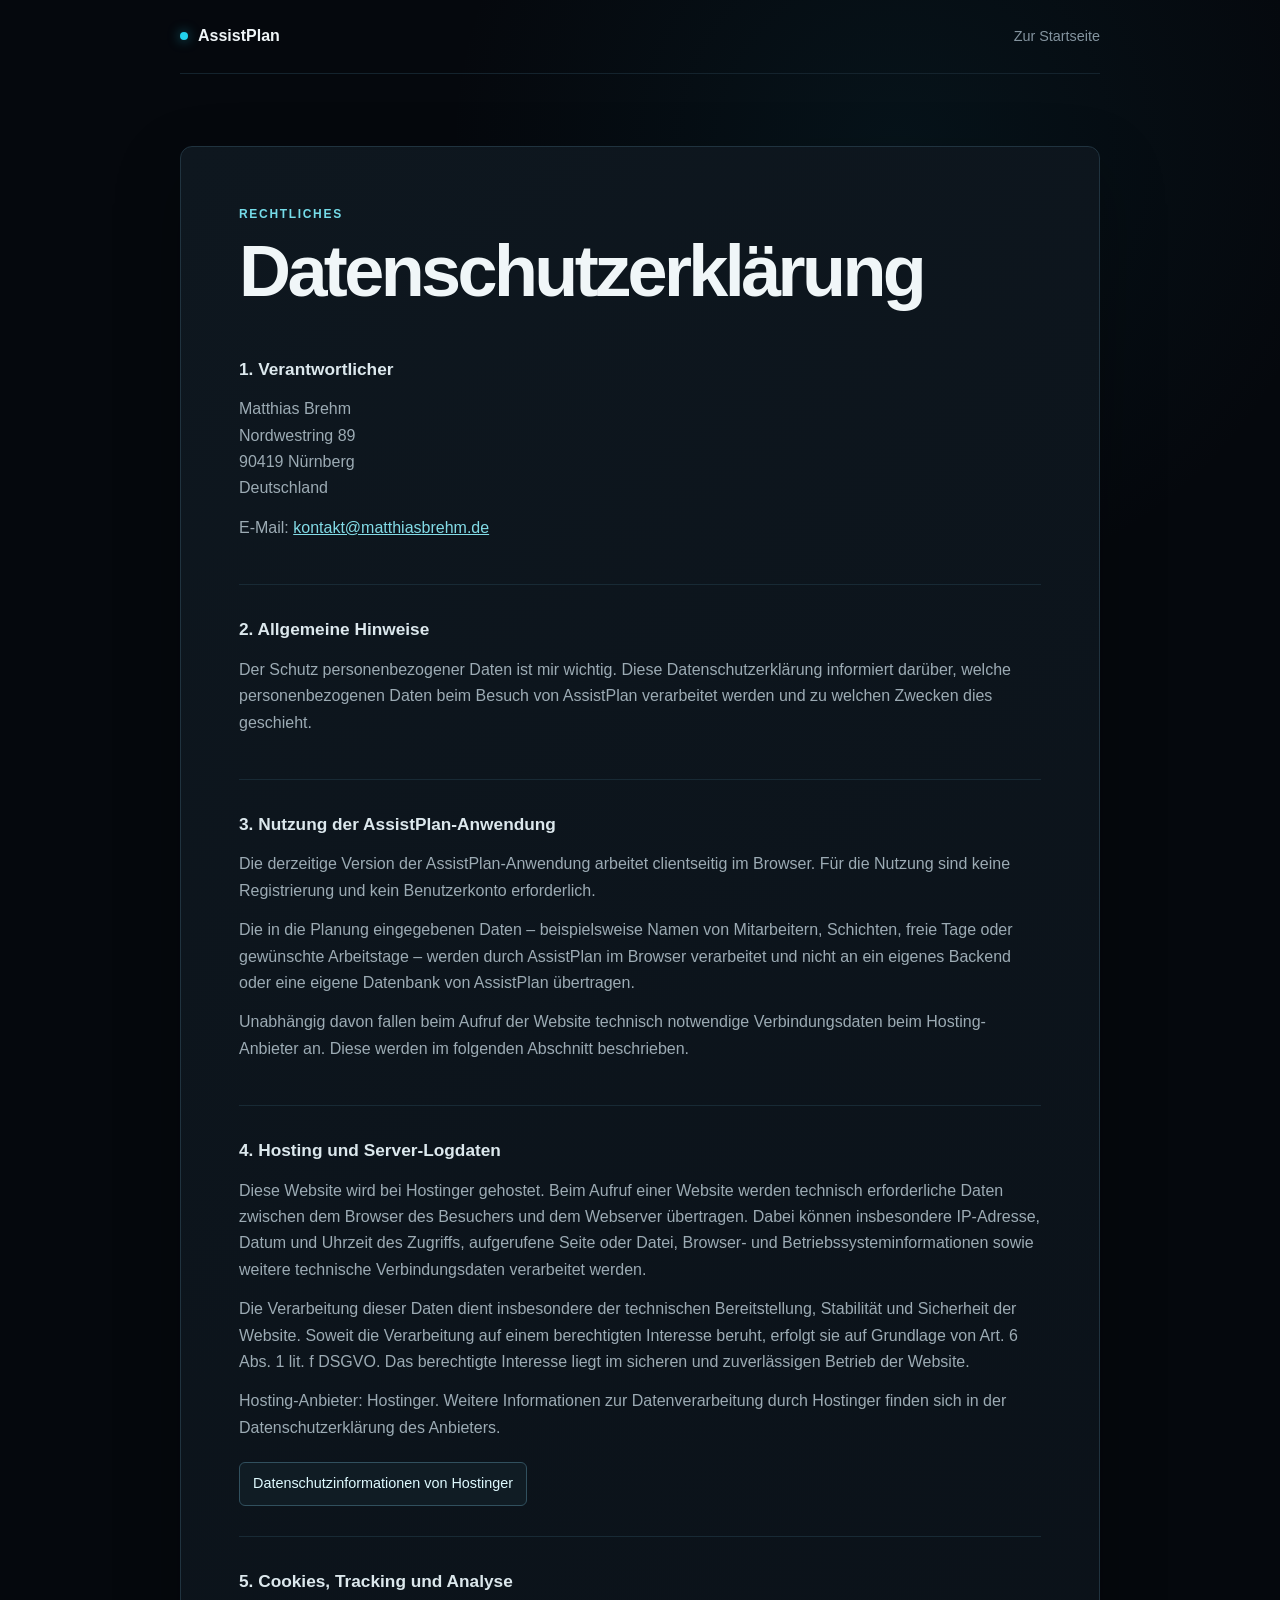
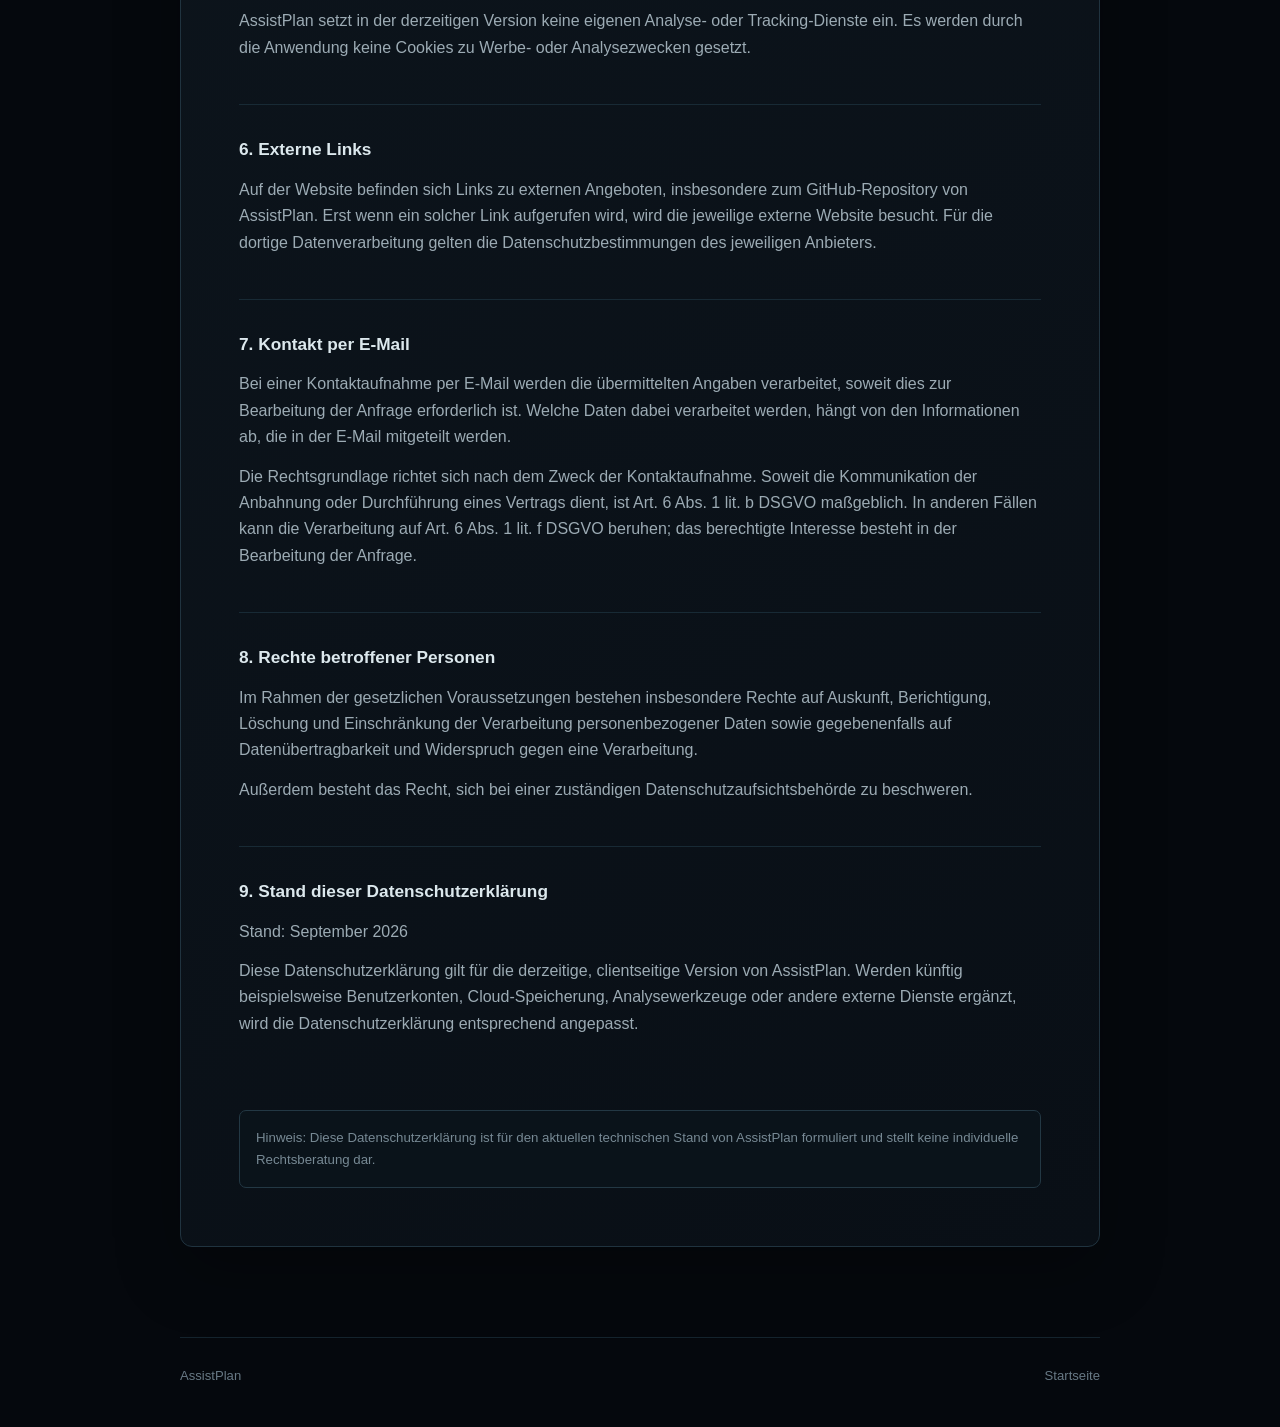
<file: datenschutz.html>
<!doctype html>
<html lang="de">
<head>
<meta charset="utf-8">
<meta name="viewport" content="width=device-width,initial-scale=1">
<meta name="robots" content="noindex,follow">
<title>Datenschutz | AssistPlan</title>
<meta name="description" content="Datenschutzerklärung von AssistPlan.">
<link rel="stylesheet" href="datenschutz.css">
</head>
<body>
<header>
  <a class="brand" href="index.html"><i></i>AssistPlan</a>
  <a href="index.html">Zur Startseite</a>
</header>

<main>
<article>
<p class="eyebrow">Rechtliches</p>
<h1>Datenschutzerklärung</h1>

<section>
<h2>1. Verantwortlicher</h2>
<address>
Matthias Brehm<br>
Nordwestring 89<br>
90419 Nürnberg<br>
Deutschland
</address>
<p>E-Mail: <a href="mailto:kontakt@matthiasbrehm.de">kontakt@matthiasbrehm.de</a></p>
</section>

<section>
<h2>2. Allgemeine Hinweise</h2>
<p>Der Schutz personenbezogener Daten ist mir wichtig. Diese Datenschutzerklärung informiert darüber, welche personenbezogenen Daten beim Besuch von AssistPlan verarbeitet werden und zu welchen Zwecken dies geschieht.</p>
</section>

<section>
<h2>3. Nutzung der AssistPlan-Anwendung</h2>
<p>Die derzeitige Version der AssistPlan-Anwendung arbeitet clientseitig im Browser. Für die Nutzung sind keine Registrierung und kein Benutzerkonto erforderlich.</p>
<p>Die in die Planung eingegebenen Daten – beispielsweise Namen von Mitarbeitern, Schichten, freie Tage oder gewünschte Arbeitstage – werden durch AssistPlan im Browser verarbeitet und nicht an ein eigenes Backend oder eine eigene Datenbank von AssistPlan übertragen.</p>
<p>Unabhängig davon fallen beim Aufruf der Website technisch notwendige Verbindungsdaten beim Hosting-Anbieter an. Diese werden im folgenden Abschnitt beschrieben.</p>
</section>

<section>
<h2>4. Hosting und Server-Logdaten</h2>
<p>Diese Website wird bei Hostinger gehostet. Beim Aufruf einer Website werden technisch erforderliche Daten zwischen dem Browser des Besuchers und dem Webserver übertragen. Dabei können insbesondere IP-Adresse, Datum und Uhrzeit des Zugriffs, aufgerufene Seite oder Datei, Browser- und Betriebssysteminformationen sowie weitere technische Verbindungsdaten verarbeitet werden.</p>
<p>Die Verarbeitung dieser Daten dient insbesondere der technischen Bereitstellung, Stabilität und Sicherheit der Website. Soweit die Verarbeitung auf einem berechtigten Interesse beruht, erfolgt sie auf Grundlage von Art. 6 Abs. 1 lit. f DSGVO. Das berechtigte Interesse liegt im sicheren und zuverlässigen Betrieb der Website.</p>
<p>Hosting-Anbieter: Hostinger. Weitere Informationen zur Datenverarbeitung durch Hostinger finden sich in der Datenschutzerklärung des Anbieters.</p>
<a class="external" href="https://www.hostinger.com/de/legal/datenschutz-bestimmungen" target="_blank" rel="noopener noreferrer">Datenschutzinformationen von Hostinger</a>
</section>

<section>
<h2>5. Cookies, Tracking und Analyse</h2>
<p>AssistPlan setzt in der derzeitigen Version keine eigenen Analyse- oder Tracking-Dienste ein. Es werden durch die Anwendung keine Cookies zu Werbe- oder Analysezwecken gesetzt.</p>
</section>

<section>
<h2>6. Externe Links</h2>
<p>Auf der Website befinden sich Links zu externen Angeboten, insbesondere zum GitHub-Repository von AssistPlan. Erst wenn ein solcher Link aufgerufen wird, wird die jeweilige externe Website besucht. Für die dortige Datenverarbeitung gelten die Datenschutzbestimmungen des jeweiligen Anbieters.</p>
</section>

<section>
<h2>7. Kontakt per E-Mail</h2>
<p>Bei einer Kontaktaufnahme per E-Mail werden die übermittelten Angaben verarbeitet, soweit dies zur Bearbeitung der Anfrage erforderlich ist. Welche Daten dabei verarbeitet werden, hängt von den Informationen ab, die in der E-Mail mitgeteilt werden.</p>
<p>Die Rechtsgrundlage richtet sich nach dem Zweck der Kontaktaufnahme. Soweit die Kommunikation der Anbahnung oder Durchführung eines Vertrags dient, ist Art. 6 Abs. 1 lit. b DSGVO maßgeblich. In anderen Fällen kann die Verarbeitung auf Art. 6 Abs. 1 lit. f DSGVO beruhen; das berechtigte Interesse besteht in der Bearbeitung der Anfrage.</p>
</section>

<section>
<h2>8. Rechte betroffener Personen</h2>
<p>Im Rahmen der gesetzlichen Voraussetzungen bestehen insbesondere Rechte auf Auskunft, Berichtigung, Löschung und Einschränkung der Verarbeitung personenbezogener Daten sowie gegebenenfalls auf Datenübertragbarkeit und Widerspruch gegen eine Verarbeitung.</p>
<p>Außerdem besteht das Recht, sich bei einer zuständigen Datenschutzaufsichtsbehörde zu beschweren.</p>
</section>

<section>
<h2>9. Stand dieser Datenschutzerklärung</h2>
<p>Stand: September 2026</p>
<p>Diese Datenschutzerklärung gilt für die derzeitige, clientseitige Version von AssistPlan. Werden künftig beispielsweise Benutzerkonten, Cloud-Speicherung, Analysewerkzeuge oder andere externe Dienste ergänzt, wird die Datenschutzerklärung entsprechend angepasst.</p>
</section>

<p class="notice">Hinweis: Diese Datenschutzerklärung ist für den aktuellen technischen Stand von AssistPlan formuliert und stellt keine individuelle Rechtsberatung dar.</p>
</article>
</main>

<footer><span>AssistPlan</span><a href="index.html">Startseite</a></footer>
</body>
</html>
</file>
<file: landing.css>
#planning-device-notice{position:fixed;inset:0;z-index:2000;display:flex;align-items:center;justify-content:center;padding:1rem;background:rgba(2,6,10,.68)}#planning-device-notice[hidden]{display:none}.planning-device-dialog{position:relative;width:min(520px,100%);padding:1.35rem 1.4rem;border:1px solid #294552;border-left:3px solid #22d3ee;border-radius:9px;background:#0b141c;color:#aebdc5;box-shadow:0 18px 55px rgba(0,0,0,.45);line-height:1.55}.planning-device-dialog h2{margin:0 2rem .75rem 0;color:#eef4f8;font-size:1.05rem}.planning-device-dialog p{margin:0}.planning-device-close{position:absolute;top:.7rem;right:.8rem;padding:0;border:0;background:transparent;color:#81909f;font-size:1.25rem;line-height:1;cursor:pointer}.planning-device-close:hover,.planning-device-close:focus-visible{color:#dffaff}.planning-device-close:focus-visible{outline:2px solid #22d3ee;outline-offset:3px}
*{box-sizing:border-box}html{scroll-behavior:smooth}:root{--bg:#05080d;--surface:#0d151e;--border:#20333f;--text:#d7e2e8;--strong:#f0f6f8;--muted:#84949f;--cyan:#22d3ee;--max:1180px}body{margin:0;color:var(--text);background:radial-gradient(circle at 72% 9%,rgba(18,101,122,.14),transparent 27rem),linear-gradient(rgba(34,211,238,.014) 1px,transparent 1px),linear-gradient(90deg,rgba(34,211,238,.014) 1px,transparent 1px),var(--bg);background-size:auto,32px 32px,32px 32px,auto;font-family:-apple-system,BlinkMacSystemFont,"Segoe UI",Roboto,"Helvetica Neue",Arial,sans-serif;line-height:1.6}a{color:inherit}.header,main,footer{width:min(calc(100% - 40px),var(--max));margin:auto}.header{min-height:74px;display:flex;align-items:center;justify-content:space-between;gap:24px;border-bottom:1px solid #14232d}.brand{display:flex;align-items:center;gap:10px;color:var(--strong);font-weight:750;text-decoration:none}.brand i,.ready i{width:8px;height:8px;border-radius:50%;background:var(--cyan);box-shadow:0 0 12px rgba(34,211,238,.55)}nav{display:flex;align-items:center;gap:22px}nav a{color:var(--muted);font-size:.9rem;text-decoration:none}nav a:hover{color:var(--strong)}.navcta{padding:7px 11px;border:1px solid #31505e;border-radius:6px;background:#101c24;color:#dffaff!important}.hero{min-height:650px;padding:90px 0;display:grid;grid-template-columns:1.12fr .88fr;align-items:center;gap:clamp(45px,8vw,105px)}.eyebrow{margin:0 0 12px;color:#75dce9;font-size:.75rem;font-weight:750;letter-spacing:.14em;text-transform:uppercase}h1,h2,h3,p{margin-top:0}h1{margin-bottom:24px;color:var(--strong);font-size:clamp(2.8rem,6vw,5.35rem);line-height:.99;letter-spacing:-.055em}.lead{max-width:690px;margin-bottom:30px;color:#a8b6bf;font-size:clamp(1.04rem,1.8vw,1.23rem);line-height:1.7}.actions{display:flex;flex-wrap:wrap;gap:10px}.btn{min-height:44px;padding:0 17px;display:inline-flex;align-items:center;justify-content:center;border-radius:6px;text-decoration:none;font-weight:650;font-size:.93rem}.primary{color:#effdff;border:1px solid rgba(34,211,238,.55);background:linear-gradient(105deg,#14262f,#12495a 58%,#12677a);box-shadow:0 8px 25px rgba(0,0,0,.25),0 0 18px rgba(34,211,238,.08)}.secondary{color:#c7d5dc;border:1px solid var(--border);background:#0d151d}.note{margin:14px 0 0;color:#687985;font-size:.83rem}.preview{padding:18px;border:1px solid var(--border);border-radius:12px;background:linear-gradient(145deg,#111b25,#080d14);box-shadow:0 28px 70px rgba(0,0,0,.35)}.preview-head{display:flex;justify-content:space-between;color:#667985;font-size:.66rem;font-weight:700;letter-spacing:.13em}.ready{display:flex;align-items:center;gap:6px;color:#87dfe9}.grid{display:grid;grid-template-columns:34px repeat(3,1fr);gap:8px;margin:20px 0}.grid b{display:flex;align-items:center;color:#657681;font-size:.65rem}.grid span{height:42px;border:1px dashed #263a47;border-radius:5px;background:#0a1118}.grid .on{border-style:solid;border-color:#2f5060;background:#13232d}.grid .cyan{border-style:solid;border-color:rgba(34,211,238,.4);background:linear-gradient(135deg,#10232c,#123d49)}.preview-foot{padding-top:12px;border-top:1px solid #172832;color:#667985;font-size:.65rem;font-weight:700;letter-spacing:.11em}.section{padding:105px 0;border-top:1px solid #14232d}.section>h2,.section>.wide{max-width:800px}h2{margin-bottom:18px;color:var(--strong);font-size:clamp(2rem,4vw,3.35rem);line-height:1.08;letter-spacing:-.04em}h3{margin-bottom:8px;color:#dfe9ee;font-size:1rem}.section p{color:#96a6b0}.steps{margin-top:44px;display:grid;grid-template-columns:repeat(4,1fr);gap:10px}.steps article{min-height:205px;padding:20px;border:1px solid #172832;border-radius:8px;background:linear-gradient(#0d151d,#0a1017)}.steps em{display:block;margin-bottom:40px;color:#4b6b78;font-size:.72rem;font-style:normal;font-weight:700;letter-spacing:.12em}.steps p{margin:0;font-size:.91rem}.split{display:grid;grid-template-columns:.9fr 1.1fr;gap:clamp(40px,9vw,130px)}.copy{padding-top:30px}.copy p{font-size:1.02rem}.copy strong{color:#c9e5ea}.chips{display:flex;flex-wrap:wrap;gap:8px;margin:34px 0 22px}.chips span{padding:8px 12px;color:#afc0c9;border:1px solid #263b48;border-radius:999px;background:#0b141c;font-size:.85rem}.facts{display:grid;grid-template-columns:repeat(3,1fr);border:1px solid var(--border);border-radius:9px;overflow:hidden}.facts div{padding:22px;background:#0c141c}.facts div+div{border-left:1px solid var(--border)}.facts strong,.facts small{display:block}.facts strong{color:#d9e5ea}.facts small{color:#71828e}.final{margin:30px 0 90px;padding:clamp(36px,7vw,72px);text-align:center;border:1px solid #27414e;border-radius:12px;background:radial-gradient(circle at 50% 0%,rgba(34,211,238,.075),transparent 52%),#0b131b}.final h2{max-width:700px;margin-left:auto;margin-right:auto}.final>p:not(.eyebrow){color:#8d9da7}footer{padding:32px 0 45px;display:flex;justify-content:space-between;gap:30px;border-top:1px solid #14232d;color:#687985;font-size:.82rem}footer small{display:block}footer strong{color:#aebdc5}@media(max-width:900px){.header nav>a:not(.navcta){display:none}.hero{min-height:auto;grid-template-columns:1fr;padding:70px 0 80px}.preview{max-width:620px}.steps{grid-template-columns:repeat(2,1fr)}.split{grid-template-columns:1fr;gap:15px}.copy{padding-top:0}}@media(max-width:600px){.header,main,footer{width:min(calc(100% - 28px),var(--max))}.header{min-height:64px}.hero{gap:44px;padding:58px 0 68px}h1{font-size:clamp(2.5rem,13vw,3.6rem)}.actions{flex-direction:column}.btn{width:100%}.section{padding:72px 0}.steps{grid-template-columns:1fr}.steps article{min-height:0}.steps em{margin-bottom:25px}.facts{grid-template-columns:1fr}.facts div+div{border-left:0;border-top:1px solid var(--border)}.final{margin-bottom:65px;padding:36px 20px}footer{flex-direction:column}}
</file>
<file: datenschutz/datenschutz.css>
*{box-sizing:border-box}:root{--bg:#05080d;--border:#20333f;--text:#d7e2e8;--strong:#f0f6f8;--muted:#84949f;--cyan:#22d3ee;--max:920px}body{margin:0;min-height:100vh;color:var(--text);background:radial-gradient(circle at 70% 5%,rgba(18,101,122,.12),transparent 28rem),var(--bg);font-family:-apple-system,BlinkMacSystemFont,"Segoe UI",Roboto,"Helvetica Neue",Arial,sans-serif;line-height:1.65}a{color:#83dce7}header,main,footer{width:min(calc(100% - 40px),var(--max));margin:auto}header{min-height:74px;display:flex;align-items:center;justify-content:space-between;gap:20px;border-bottom:1px solid #14232d}header>a:last-child{color:var(--muted);font-size:.9rem;text-decoration:none}.brand{display:flex;align-items:center;gap:10px;color:var(--strong);font-weight:750;text-decoration:none}.brand i{width:8px;height:8px;border-radius:50%;background:var(--cyan);box-shadow:0 0 12px rgba(34,211,238,.55)}main{padding:72px 0 90px}article{padding:clamp(28px,6vw,58px);border:1px solid var(--border);border-radius:12px;background:linear-gradient(145deg,#0e171f,#090f16);box-shadow:0 24px 65px rgba(0,0,0,.28)}.eyebrow{margin:0 0 10px;color:#75dce9;font-size:.75rem;font-weight:750;letter-spacing:.14em;text-transform:uppercase}h1{margin:0 0 48px;color:var(--strong);font-size:clamp(2.5rem,7vw,4.5rem);line-height:1;letter-spacing:-.05em}section{padding:30px 0;border-top:1px solid #182a35}section:first-of-type{border-top:0;padding-top:0}h2{margin:0 0 13px;color:#dce8ed;font-size:1.08rem}p,address{margin:0 0 13px;color:#9cabb4;font-style:normal}.external{display:inline-block;margin-top:8px;padding:9px 13px;border:1px solid #31505e;border-radius:6px;background:#101c24;color:#dffaff;text-decoration:none;font-size:.9rem}.notice{margin:30px 0 0;padding:16px;border:1px solid #233844;border-radius:7px;background:#0a131a;color:#778994;font-size:.83rem}footer{padding:27px 0 40px;display:flex;justify-content:space-between;border-top:1px solid #14232d;color:#687985;font-size:.82rem}footer nav{display:flex;gap:16px;flex-wrap:wrap}footer a{color:#687985;text-decoration:none}@media(max-width:600px){header,main,footer{width:calc(100% - 28px)}main{padding:48px 0 65px}article{padding:27px 22px}}
</file>
<file: impressum/impressum.css>
*{box-sizing:border-box}:root{--bg:#05080d;--border:#20333f;--text:#d7e2e8;--strong:#f0f6f8;--muted:#84949f;--cyan:#22d3ee;--max:920px}body{margin:0;min-height:100vh;color:var(--text);background:radial-gradient(circle at 70% 5%,rgba(18,101,122,.12),transparent 28rem),var(--bg);font-family:-apple-system,BlinkMacSystemFont,"Segoe UI",Roboto,"Helvetica Neue",Arial,sans-serif;line-height:1.65}a{color:#83dce7}header,main,footer{width:min(calc(100% - 40px),var(--max));margin:auto}header{min-height:74px;display:flex;align-items:center;justify-content:space-between;border-bottom:1px solid #14232d}header>a:last-child{color:var(--muted);font-size:.9rem;text-decoration:none}.brand{display:flex;align-items:center;gap:10px;color:var(--strong);font-weight:750;text-decoration:none}.brand i{width:8px;height:8px;border-radius:50%;background:var(--cyan);box-shadow:0 0 12px rgba(34,211,238,.55)}main{padding:72px 0 90px}article{padding:clamp(28px,6vw,58px);border:1px solid var(--border);border-radius:12px;background:linear-gradient(145deg,#0e171f,#090f16);box-shadow:0 24px 65px rgba(0,0,0,.28)}.eyebrow{margin:0 0 10px;color:#75dce9;font-size:.75rem;font-weight:750;letter-spacing:.14em;text-transform:uppercase}h1{margin:0 0 48px;color:var(--strong);font-size:clamp(2.5rem,7vw,4.5rem);line-height:1;letter-spacing:-.05em}section{padding:30px 0;border-top:1px solid #182a35}section:first-of-type{border-top:0;padding-top:0}h2{margin:0 0 13px;color:#dce8ed;font-size:1.08rem}p,address{margin:0 0 13px;color:#9cabb4;font-style:normal}.repo{display:inline-block;margin-top:18px;padding:9px 13px;border:1px solid #31505e;border-radius:6px;background:#101c24;color:#dffaff;text-decoration:none;font-size:.9rem}footer{padding:27px 0 40px;display:flex;justify-content:space-between;border-top:1px solid #14232d;color:#687985;font-size:.82rem}footer nav{display:flex;gap:16px;flex-wrap:wrap}footer a{color:#687985;text-decoration:none}@media(max-width:600px){header,main,footer{width:calc(100% - 28px)}main{padding:48px 0 65px}article{padding:27px 22px}}
</file>
<file: datenschutz.css>
*{box-sizing:border-box}:root{--bg:#05080d;--border:#20333f;--text:#d7e2e8;--strong:#f0f6f8;--muted:#84949f;--cyan:#22d3ee;--max:920px}body{margin:0;min-height:100vh;color:var(--text);background:radial-gradient(circle at 70% 5%,rgba(18,101,122,.12),transparent 28rem),var(--bg);font-family:-apple-system,BlinkMacSystemFont,"Segoe UI",Roboto,"Helvetica Neue",Arial,sans-serif;line-height:1.65}a{color:#83dce7}header,main,footer{width:min(calc(100% - 40px),var(--max));margin:auto}header{min-height:74px;display:flex;align-items:center;justify-content:space-between;gap:20px;border-bottom:1px solid #14232d}header>a:last-child{color:var(--muted);font-size:.9rem;text-decoration:none}.brand{display:flex;align-items:center;gap:10px;color:var(--strong);font-weight:750;text-decoration:none}.brand i{width:8px;height:8px;border-radius:50%;background:var(--cyan);box-shadow:0 0 12px rgba(34,211,238,.55)}main{padding:72px 0 90px}article{padding:clamp(28px,6vw,58px);border:1px solid var(--border);border-radius:12px;background:linear-gradient(145deg,#0e171f,#090f16);box-shadow:0 24px 65px rgba(0,0,0,.28)}.eyebrow{margin:0 0 10px;color:#75dce9;font-size:.75rem;font-weight:750;letter-spacing:.14em;text-transform:uppercase}h1{margin:0 0 48px;color:var(--strong);font-size:clamp(2.5rem,7vw,4.5rem);line-height:1;letter-spacing:-.05em}section{padding:30px 0;border-top:1px solid #182a35}section:first-of-type{border-top:0;padding-top:0}h2{margin:0 0 13px;color:#dce8ed;font-size:1.08rem}p,address{margin:0 0 13px;color:#9cabb4;font-style:normal}.external{display:inline-block;margin-top:8px;padding:9px 13px;border:1px solid #31505e;border-radius:6px;background:#101c24;color:#dffaff;text-decoration:none;font-size:.9rem}.notice{margin:30px 0 0;padding:16px;border:1px solid #233844;border-radius:7px;background:#0a131a;color:#778994;font-size:.83rem}footer{padding:27px 0 40px;display:flex;justify-content:space-between;border-top:1px solid #14232d;color:#687985;font-size:.82rem}footer a{color:#687985;text-decoration:none}@media(max-width:600px){header,main,footer{width:calc(100% - 28px)}main{padding:48px 0 65px}article{padding:27px 22px}}
</file>
